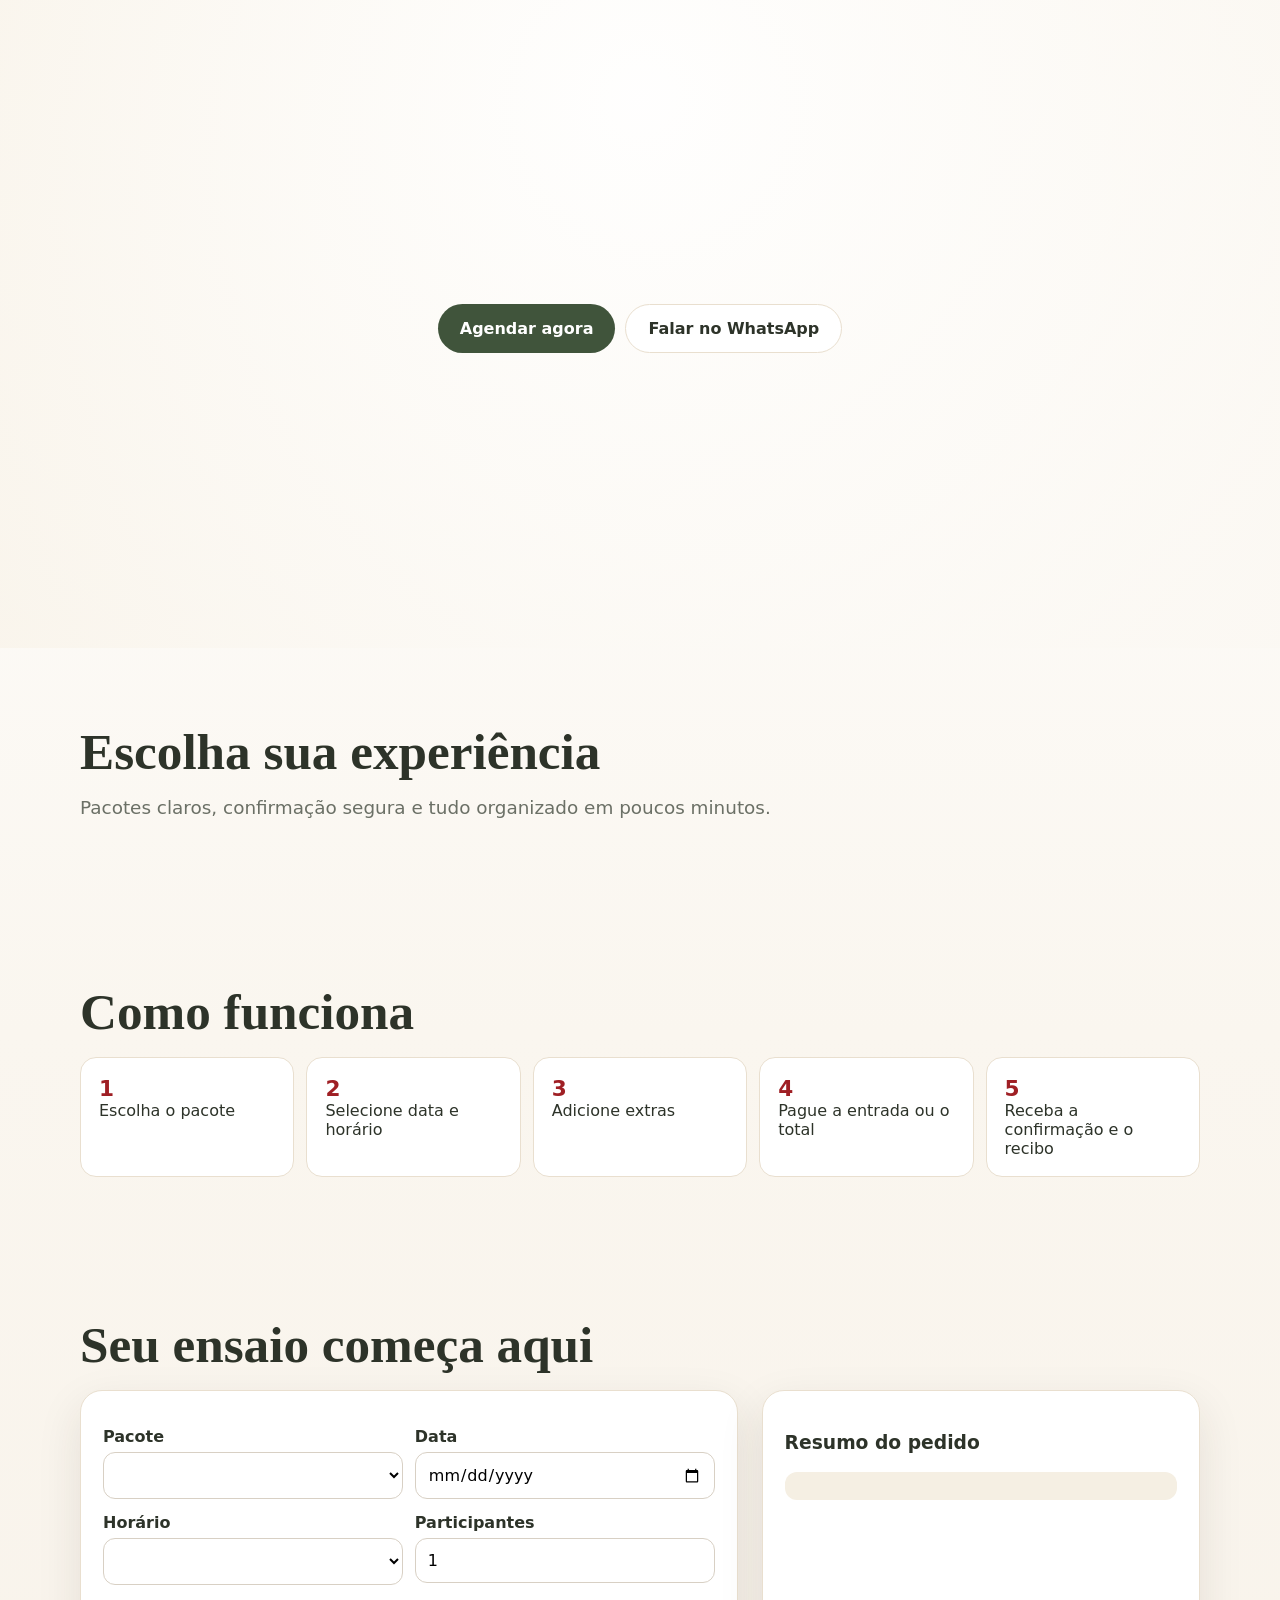
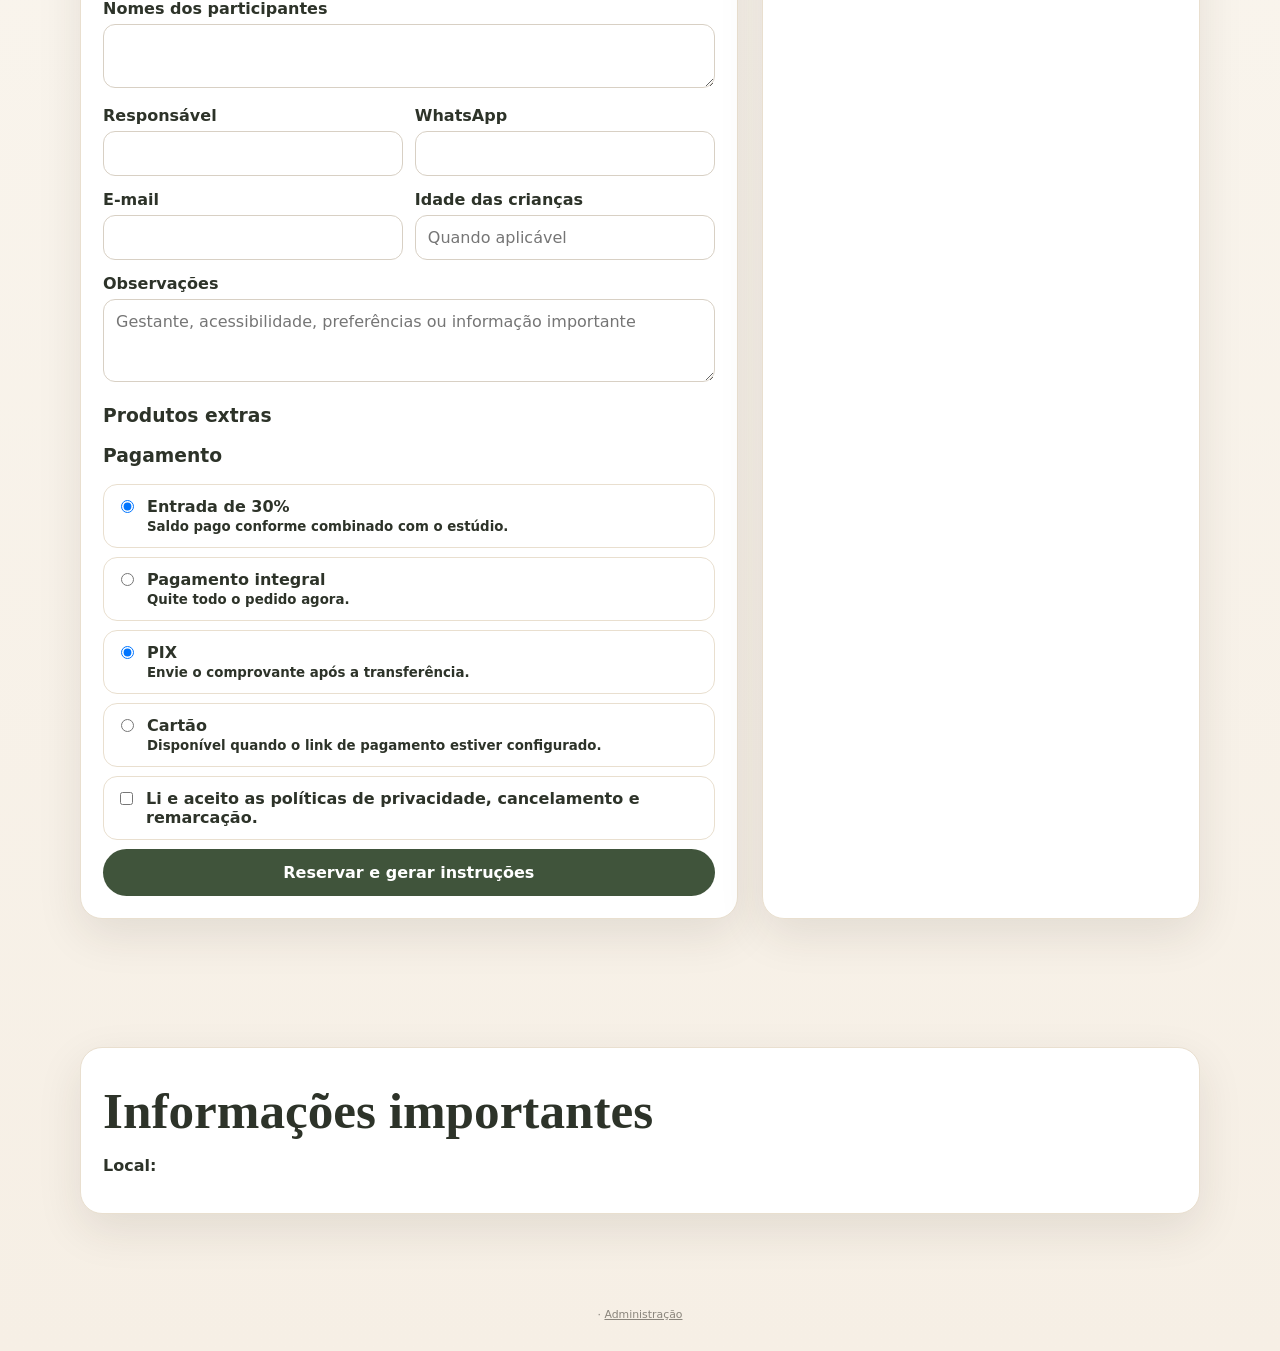
<file: momento-marcado/index.html>
<!doctype html><html lang="pt-BR"><head><meta charset="utf-8"><meta name="viewport" content="width=device-width,initial-scale=1"><meta name="theme-color" content="#40543b"><title>Momento Marcado</title><link rel="stylesheet" href="styles.css"></head><body><header class="hero"><div class="wrap"><div class="eyebrow" id="photographer"></div><h1 id="campaignTitle"></h1><p class="lead" id="campaignDescription"></p><div class="toolbar" style="justify-content:center"><a class="btn primary" href="#agendar">Agendar agora</a><a class="btn secondary" id="whatsappTop" target="_blank" rel="noopener">Falar no WhatsApp</a></div></div></header><main><section class="section"><div class="wrap"><h2>Escolha sua experiência</h2><p class="lead" style="margin-left:0">Pacotes claros, confirmação segura e tudo organizado em poucos minutos.</p><div class="grid packages" id="packageCards"></div></div></section><section class="section"><div class="wrap"><h2>Como funciona</h2><div class="steps"><div class="step"><b>1</b>Escolha o pacote</div><div class="step"><b>2</b>Selecione data e horário</div><div class="step"><b>3</b>Adicione extras</div><div class="step"><b>4</b>Pague a entrada ou o total</div><div class="step"><b>5</b>Receba a confirmação e o recibo</div></div></div></section><section class="section" id="agendar"><div class="wrap"><h2>Seu ensaio começa aqui</h2><div class="booking"><form class="panel" id="bookingForm"><div class="row"><div><label for="package">Pacote</label><select class="field" id="package" required></select></div><div><label for="date">Data</label><input class="field" id="date" type="date" required></div></div><div class="row"><div><label for="time">Horário</label><select class="field" id="time" required></select></div><div><label for="participants">Participantes</label><input class="field" id="participants" type="number" min="1" value="1" required></div></div><label for="names">Nomes dos participantes</label><textarea class="field" id="names" rows="2" required></textarea><div class="row"><div><label for="name">Responsável</label><input class="field" id="name" required></div><div><label for="phone">WhatsApp</label><input class="field" id="phone" inputmode="tel" required></div></div><div class="row"><div><label for="email">E-mail</label><input class="field" id="email" type="email" required></div><div><label for="childrenAges">Idade das crianças</label><input class="field" id="childrenAges" placeholder="Quando aplicável"></div></div><label for="notes">Observações</label><textarea class="field" id="notes" rows="3" placeholder="Gestante, acessibilidade, preferências ou informação importante"></textarea><h3>Produtos extras</h3><div id="extras"></div><h3>Pagamento</h3><label class="choice"><input type="radio" name="payAmount" value="deposit" checked> <span><b>Entrada de 30%</b><br><small>Saldo pago conforme combinado com o estúdio.</small></span></label><label class="choice"><input type="radio" name="payAmount" value="full"> <span><b>Pagamento integral</b><br><small>Quite todo o pedido agora.</small></span></label><label class="choice"><input type="radio" name="payMethod" value="pix" checked> <span><b>PIX</b><br><small>Envie o comprovante após a transferência.</small></span></label><label class="choice"><input type="radio" name="payMethod" value="card"> <span><b>Cartão</b><br><small>Disponível quando o link de pagamento estiver configurado.</small></span></label><label class="choice"><input id="accept" type="checkbox" required> <span>Li e aceito as políticas de privacidade, cancelamento e remarcação.</span></label><button class="btn primary" type="submit" style="width:100%">Reservar e gerar instruções</button><div id="formMessage" class="notice hidden"></div></form><aside class="panel summary"><h3>Resumo do pedido</h3><div id="summary"></div><div class="notice" id="policyBox"></div></aside></div></div></section><section class="section"><div class="wrap"><div class="panel"><h2>Informações importantes</h2><p id="datesInfo"></p><p id="pregnantNotice"></p><p id="treatmentNotice"></p><p><b>Local:</b> <span id="address"></span></p></div></div></section></main><div id="receiptArea" class="print-area hidden"></div><footer class="footer"><span id="footerText"></span> · <a href="admin.html">Administração</a></footer><script src="config.js"></script><script src="app.js"></script></body></html>
</file>
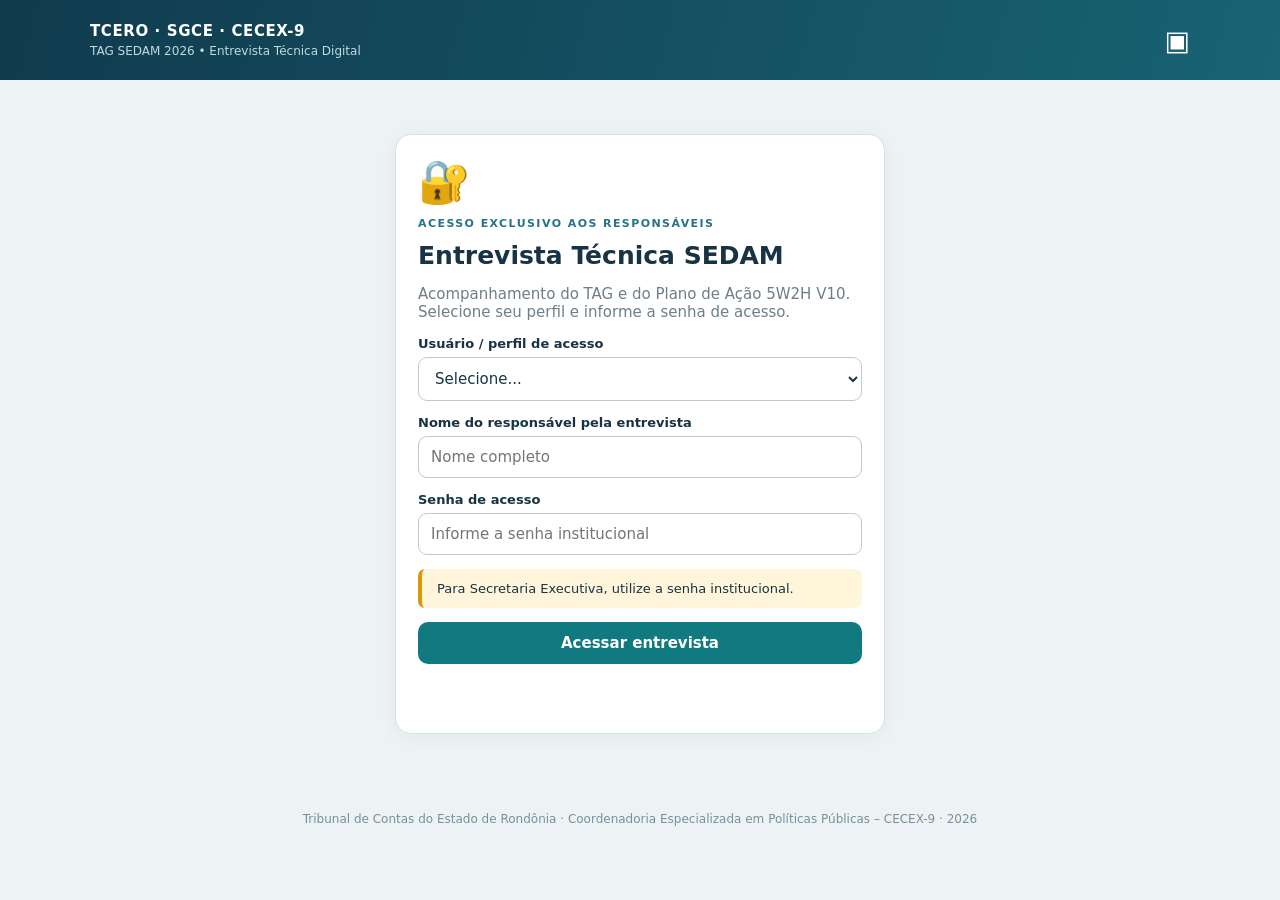
<file: entrevista-sedam.html>
<!doctype html>
<html lang="pt-BR"><head><meta charset="utf-8"><meta name="viewport" content="width=device-width,initial-scale=1">
<meta name="theme-color" content="#0c3446"><title>Entrevista Técnica • TAG SEDAM 2026</title>
<style>
:root{font-family:Inter,system-ui,-apple-system,"Segoe UI",Arial,sans-serif;color:#173344;background:#edf3f4;font-size:15px}*{box-sizing:border-box}body{margin:0}button,input,select,textarea{font:inherit}button{cursor:pointer}header{background:linear-gradient(105deg,#103b4d,#186374);color:white;padding:22px max(22px,calc((100vw - 1100px)/2));display:flex;gap:14px;align-items:center;justify-content:space-between}header strong{letter-spacing:.04em}small,.muted{color:#6c7f88}.headSmall{color:#bedae2;font-size:12px;margin-top:4px}main{max-width:1100px;margin:24px auto;padding:0 16px}.card{background:white;border:1px solid #d7e2e6;border-radius:16px;padding:22px;margin-bottom:18px;box-shadow:0 3px 18px #1733440c}.login{max-width:490px;margin:6vh auto}.login .mark{font-size:42px}h1,h2,h3{margin:0 0 12px}h1{font-size:25px}h2{font-size:20px}.eyebrow{color:#26738a;text-transform:uppercase;font-size:11px;letter-spacing:.13em;font-weight:800}label{display:block;font-size:13px;font-weight:650;margin:14px 0 6px}input,select,textarea{background:#fff;border:1px solid #b9cbd1;border-radius:9px;width:100%;padding:11px 12px;color:#183645;outline-color:#198498}textarea{min-height:85px;resize:vertical}.cols{display:grid;grid-template-columns:repeat(2,minmax(0,1fr));gap:12px}.triple{display:grid;grid-template-columns:repeat(3,minmax(0,1fr));gap:12px}.btn{border:0;border-radius:10px;background:#117a80;color:white;font-weight:700;padding:12px 17px}.btn.secondary{background:#e8f0f2;color:#1a5669}.btn.outline{background:white;color:#145c70;border:1px solid #b3cbd3}.btn:disabled{opacity:.5}.buttons{display:flex;gap:9px;flex-wrap:wrap}.notice{background:#eaf7f7;border-left:4px solid #0a8185;border-radius:7px;padding:12px 15px;margin:14px 0;font-size:13px}.warning{background:#fff5da;border-left-color:#dc9704}.toolbar{display:flex;justify-content:space-between;gap:12px;align-items:center;flex-wrap:wrap}.tag{display:inline-block;background:#e6f4f4;color:#126b72;border-radius:7px;padding:5px 9px;font-size:12px;font-weight:750}.origin{border-top:1px solid #dae7e9;padding-top:11px;margin-top:20px;color:#637b83;font-size:12px;line-height:1.5}.question{line-height:1.6;font-size:15px;font-weight:570;margin:15px 0}.line{border:0;border-top:1px solid #e1ebec;margin:20px 0}.step-list{display:flex;flex-wrap:wrap;gap:7px}.step{min-width:37px;min-height:37px;border:1px solid #d0e0e3;border-radius:9px;background:#fff;color:#375b66;font-weight:700}.step.active{background:#0d707a;color:white}.step.done{border-color:#19a188}.progress{height:8px;border-radius:50px;background:#e2edef;overflow:hidden;margin:8px 0 16px}.progress>div{height:100%;background:#15a1a2;transition:.25s}.status{font-size:13px;min-height:21px}.calc{background:#e9f7f5;border-radius:10px;padding:15px;font-weight:750;font-size:19px;color:#0f6866;margin-top:13px}.topLink{color:#d8f7fa;text-decoration:none}footer{font-size:12px;color:#789099;text-align:center;padding:24px}#dashboard{display:none}@media(max-width:650px){.cols,.triple{grid-template-columns:1fr}header{padding:17px}h1{font-size:21px}.card{padding:17px}main{margin-top:12px}}@media print{header,.steps,.buttons,.no-print,.login,.step-list{display:none!important}#dashboard{display:block!important}.card{box-shadow:none;break-inside:avoid;border-radius:0}main{max-width:100%}textarea{height:auto}}
</style></head><body>
<header><div><strong>TCERO · SGCE · CECEX-9</strong><div class="headSmall">TAG SEDAM 2026 • Entrevista Técnica Digital</div></div><span style="font-size:27px">▣</span></header>
<main>
<section id="login" class="card login"><div class="mark">🔐</div><p class="eyebrow">Acesso exclusivo aos responsáveis</p><h1>Entrevista Técnica SEDAM</h1><p class="muted">Acompanhamento do TAG e do Plano de Ação 5W2H V10. Selecione seu perfil e informe a senha de acesso.</p>
<label for="perfil">Usuário / perfil de acesso</label><select id="perfil"><option value="">Selecione...</option><option>Secretaria Executiva</option><option>Outro</option></select>
<label for="nome">Nome do responsável pela entrevista</label><input id="nome" autocomplete="name" placeholder="Nome completo">
<label for="senha">Senha de acesso</label><input id="senha" type="password" autocomplete="current-password" placeholder="Informe a senha">
<div class="notice warning" id="loginAjuda">Secretaria Executiva: utilize a senha institucional. Para Outro, informe seu nome completo e use somente o primeiro nome como senha (ex.: Gleidivana Maia → Gleidivana). Atenção: senhas baseadas em nomes são fáceis de adivinhar.</div>
<button class="btn" id="entrar" style="width:100%" onclick="login()">Acessar entrevista</button><p class="status" id="loginStatus" role="status"></p></section>
<section id="dashboard">
<div class="card"><div class="toolbar"><div><p class="eyebrow">Formulário institucional</p><h1>Entrevista Técnica • SEDAM</h1><span class="tag" id="who"></span></div><div class="buttons"><button class="btn outline" onclick="exportar()">Exportar JSON</button><button class="btn outline" onclick="window.print()">Imprimir / PDF</button><button class="btn secondary" onclick="sair()">Sair</button></div></div>
<p class="muted">PCe 01702/2022 · Monitoramento PCe 04340/2025 · Acórdão APL-TC 00170/25</p>
<div class="cols"><div><label for="unidade">Secretaria de Estado</label><input id="unidade" value="Secretaria de Estado de Desenvolvimento Ambiental" readonly aria-label="Secretaria de Estado de Desenvolvimento Ambiental"></div><div><label for="dataBase">Data-base das informações</label><input id="dataBase" type="date"></div></div>
<div class="notice">Registre estágio real de implementação, resultados quantificados, pendências, responsáveis, prazos e localização dos documentos comprobatórios. Cada resposta deve ser sustentada pelas evidências correspondentes.</div>
<div class="toolbar"><strong id="count">Questão 1 de 11</strong><span id="complete" class="muted"></span></div><div class="progress"><div id="bar" style="width:0"></div></div><div class="step-list steps" id="steps"></div>
</div><article class="card" id="questionCard"></article>
<div class="card" style="text-align:center"><p class="eyebrow">Identificação do entrevistado</p><strong>Hueriqui Charles Lopes Pereira</strong><div class="muted" style="margin-top:5px">Secretário Executivo · Secretaria de Estado de Desenvolvimento Ambiental – SEDAM</div></div>
<div class="card"><div class="toolbar"><div class="buttons"><button class="btn secondary" onclick="change(-1)" id="prev">← Anterior</button><button class="btn secondary" onclick="change(1)" id="next">Próxima →</button></div><div class="buttons"><button class="btn outline" onclick="save('Rascunho')">Salvar rascunho</button><button class="btn" onclick="save('Concluída')">Concluir entrevista</button></div></div><p id="saveStatus" class="status" role="status"></p></div>
</section>
</main><footer>Tribunal de Contas do Estado de Rondônia · Coordenadoria Especializada em Políticas Públicas – CECEX-9 · 2026</footer>
<script>
const API="https://zvtzbiqfwhggysiuiuxh.supabase.co/functions/v1/sedam-entrevista-api";
const opts=["Implementada","Não implementada","Parcialmente implementada","Em implementação","Não mais aplicável"];
const docs=["Não disponibilizada","Parcialmente disponibilizada","Disponibilizada integralmente","Em validação técnica","Não se aplica"];
const Q=[
{tag:"TAG 1.3",title:"Mapeamento de processos e controles",text:"Quais processos críticos já foram mapeados, padronizados e efetivamente implantados? Quais manuais e controles ainda faltam concluir?",orig:"TAG, disposição 1.3 → Plano de Ação 5W2H V10, ação 5, etapas 5.1–5.7 (aba 5W2H, linhas 21–27). Produto: relatórios, manuais e registros de implantação.",hint:"Relacione processos, manuais, normas e relatórios de implantação."},
{tag:"TAG 1.4",title:"Sistema PROTEGE",text:"Em que estágio se encontram a normalização das bases, os testes e a validação/homologação do Sistema PROTEGE? Qual é a evidência de funcionamento e das entregas faltantes?",orig:"TAG, disposição 1.4 → Plano 5W2H V10, ação 6, etapas 6.1–6.4 (a partir da linha 28). RT V8, item 6.",hint:"Indique relatórios de testes, registros de validação/homologação e pendências."},
{tag:"TAG 1.5",title:"Geoportal e interoperabilidade",text:"O Geoportal está operando e integrado às bases necessárias? Quais testes, validações, homologações e atualizações ainda carecem de comprovação documental?",orig:"TAG, disposição 1.5 → Plano 5W2H V10, ação 9, etapas 9.1–9.4 (a partir da linha 35). RT V8, item 9.",hint:"Indique integrações operantes, testes realizados, homologação e links de evidências."},
{tag:"TAG 1.10",title:"CAR sobreposto a áreas protegidas",text:"Qual é o quantitativo atualizado de CARs sobrepostos a unidades de conservação, discriminando identificados, analisados, suspensos/cancelados e pendentes? Qual a metodologia usada?",orig:"TAG, disposição 1.10 → Plano 5W2H V10, ação 26, etapas 26.1–26.2, e ação 29, etapas 29.1–29.5 (linhas 83–97). RT V8, itens 26 e 29.",metrics:["CARs identificados","CARs analisados","CARs suspensos/cancelados","CARs pendentes"],hint:"Descreva base de dados, período e metodologia; evite dupla contagem."},
{tag:"TAG 1.10",title:"Habilitação para regularização fundiária",text:"Qual é o universo total de processos ou imóveis elegíveis à habilitação para compensação de Reserva Legal nas unidades de conservação? Quantos foram identificados/mapeados, analisados, habilitados/aprovados, indeferidos e pendentes? Indique critérios, metodologia, obstáculos e prazo para tratar o saldo.",orig:"TAG, disposição 1.10 → Plano 5W2H V10, ação 28, etapas 28.1–28.2 (a partir da linha 89). RT V8, item 28.",metrics:["Universo total","Identificados / mapeados","Analisados","Habilitados / aprovados","Indeferidos","Pendentes"],coverage:true,hint:"Use o mesmo universo e a mesma data-base. Indique atos e relatórios que demonstrem cada quantitativo; evite dupla contagem."},
{tag:"TAG 1.13",title:"Acompanhamento e evidências do Plano de Ação",text:"Quais ações declaradas concluídas ainda não possuem todos os produtos comprobatórios? Quais são as três pendências mais relevantes, com responsáveis e prazos para regularização?",orig:"TAG, disposição 1.13 → Plano 5W2H V10, ação 33, a partir da etapa 33.1 (linha 112 e seguintes). RT V8, item 33.",hint:"Identifique códigos das ações/subitens e as três principais pendências."},
{tag:"TAG 1.13 • Complementar",title:"COSO – controles internos",text:"A Sedam utiliza formalmente a metodologia COSO para avaliação de riscos e controles? Em caso positivo, quais processos são abrangidos, quais fragilidades foram identificadas e que documentos evidenciam a implementação?",orig:"Vínculo temático: TAG 1.13 / Plano 5W2H V10, ação 33. COSO não foi identificado como produto expresso na matriz; questão complementar, sem equiparação a obrigação pactuada.",extra:{label:"Adoção formal do COSO",options:["Sim","Não","Em estudo","Não informado"]},hint:"Informe instrumento formal, matriz de riscos, avaliações de controles e resultados."},
{tag:"TAG 2.5",title:"Competências Sedam–Sepat",text:"Qual o resultado das tratativas para delimitação das competências da Sedam e da Sepat? Há relatório conclusivo, instrumento de cooperação ou providências normativas pendentes?",orig:"TAG 2.5 → Plano 5W2H V10, ações 40 e 41, etapas 40.1–40.3 e 41.1 (linhas 130–134). RT V8, itens 40 e 41.",hint:"Anexe referências a atas, minutas, atos aprovados e responsáveis."},
{tag:"TAG 2.6",title:"Georreferenciamento de unidades de conservação",text:"Quantas unidades de conservação possuem georreferenciamento realizado e certificação efetiva no SIGEF? Informe o universo, a situação das parcerias com Sepat e Exército e o saldo ainda não certificado.",orig:"TAG 2.6 → Plano 5W2H V10, ação 42, etapas 42.1–42.6 (linhas 135–140). RT V8, item 42.",metrics:["Total de UCs no universo","UCs georreferenciadas","UCs certificadas no SIGEF","UCs pendentes de certificação"],hint:"Indique identificação das unidades, arquivos geoespaciais, certificados e cronograma."},
{tag:"TAG 3.1",title:"Cooperação interinstitucional",text:"Qual é a situação do acordo entre os órgãos previstos no TAG, da definição de competências, da equipe conjunta e do plano operacional de prevenção e repressão de crimes ambientais?",orig:"TAG 3.1 → Plano 5W2H V10, ação 45, etapas 45.1–45.4 (linhas 146–149). RT V8, item 45.",hint:"Indique instrumento celebrado, órgãos signatários, reuniões, equipe e plano operacional."},
{tag:"TAG 3.1 • Complementar",title:"Brigadistas municipais",text:"Quantos municípios contam com brigadistas capacitados e mobilizáveis? Quantos profissionais existem por município? Existem instrumentos de cooperação, logística, equipamentos e registros de atuação?",orig:"Referência temática: TAG 3.1 → Plano 5W2H V10, ação 45, etapa 45.4. Brigadistas municipais não constam expressamente como produto da matriz consultada; questão complementar de prevenção ambiental.",metrics:["Total de municípios considerados","Municípios com brigadistas mobilizáveis","Total de brigadistas capacitados","Brigadistas atualmente mobilizáveis"],hint:"Discrimine a distribuição municipal e os comprovantes de capacitação, mobilização, equipamentos e atuação."}
];
let token=sessionStorage.getItem("sedamEntToken")||"",user=null,current=0,answers={};
const $=id=>document.getElementById(id);const esc=s=>String(s??"").replace(/[&<>"']/g,c=>({"&":"&amp;","<":"&lt;",">":"&gt;",'"':"&quot;","'":"&#39;"}[c]));
async function req(action,body={}){let r=await fetch(API,{method:"POST",headers:{"Content-Type":"application/json",...(token?{"Authorization":"Bearer "+token}:{})},body:JSON.stringify({action,...body})});let data=await r.json();if(!r.ok)throw new Error(data.error||"Falha na comunicação");return data}
function atualizarAjudaLogin(){if($("perfil").value==="Secretaria Executiva" && !$("nome").value.trim())$("nome").value="Hueriqui Charles Lopes Pereira";const outro=$("perfil").value==="Outro";$("loginAjuda").textContent=outro?"Para Outro, a senha é somente o primeiro nome informado (ex.: Gleidivana Maia → Gleidivana). Atenção: este é um acesso simplificado e não garante autenticação individual segura.":"Para Secretaria Executiva, utilize a senha institucional."; $("senha").placeholder=outro?"Digite seu primeiro nome":"Informe a senha institucional";$("senha").value="";} $("perfil").addEventListener("change",atualizarAjudaLogin);atualizarAjudaLogin();
async function login(){const button=$("entrar");button.disabled=true;$("loginStatus").textContent="Verificando acesso...";try{let data=await req("login",{perfil:$("perfil").value,nome:$("nome").value,senha:$("senha").value});token=data.token;sessionStorage.setItem("sedamEntToken",token);user=data;$("senha").value="";await start()}catch(e){$("loginStatus").textContent=e.message}finally{button.disabled=false}}
async function start(){try{let data=await req("load");user=data;answers=data.registro?.respostas||{};$("unidade").value="Secretaria de Estado de Desenvolvimento Ambiental";$("dataBase").value=data.registro?.data_base||"";$("who").textContent=data.perfil+" · "+data.nome;$("login").style.display="none";$("dashboard").style.display="block";render();$("saveStatus").textContent=data.registro?"Última gravação: "+new Date(data.registro.atualizado_em).toLocaleString("pt-BR"):"Nova entrevista"}catch(e){sessionStorage.removeItem("sedamEntToken");token="";$("login").style.display="block";$("dashboard").style.display="none";$("loginStatus").textContent=e.message}}
function get(i){return answers[i]||(answers[i]={})}function update(field,value){get(current)[field]=value;progress()}function progress(){let n=Object.values(answers).filter(a=>a?.situacao||a?.relato).length;$("complete").textContent=n+" de 11 questões preenchidas";$("bar").style.width=(n/11*100)+"%";for(let i=0;i<Q.length;i++){let el=$("s"+i);if(el)el.classList.toggle("done",!!(answers[i]?.situacao||answers[i]?.relato))}}
function selectHTML(field,label,options,value){return '<label>'+label+'</label><select data-field="'+field+'"><option value="">Selecione...</option>'+options.map(o=>'<option '+(o===value?'selected':'')+'>'+esc(o)+'</option>').join("")+'</select>'}
function render(){let q=Q[current],a=get(current),box=$("questionCard");$("count").textContent="Questão "+(current+1)+" de "+Q.length;$("steps").innerHTML=Q.map((_,i)=>'<button id="s'+i+'" class="step '+(i===current?"active":"")+'" onclick="jump('+i+')" title="Questão '+(i+1)+'">'+(i+1)+'</button>').join("");
let s='<span class="tag">'+esc(q.tag)+'</span><h2 style="margin-top:11px">'+(current+1)+'. '+esc(q.title)+'</h2><p class="question">'+esc(q.text)+'</p><div class="cols"><div>'+selectHTML("situacao","Grau de implementação",opts,a.situacao)+'</div><div>'+selectHTML("evidenciaStatus","Situação da evidência documental",docs,a.evidenciaStatus)+'</div></div>';
if(q.extra)s+=selectHTML("extra",q.extra.label,q.extra.options,a.extra);
if(q.metrics){s+='<hr class="line"><h3>Indicadores quantitativos</h3><div class="triple">';q.metrics.forEach((t,i)=>s+='<div><label>'+esc(t)+'</label><input type="number" min="0" step="1" data-metric="'+i+'" value="'+esc(a["m"+i]??"")+'" placeholder="0"></div>');s+='</div>';if(q.coverage)s+='<div id="coverage" class="calc">Cobertura: '+calc(a)+'</div>'}
s+='<label>Resposta técnica / resultados alcançados</label><textarea data-field="relato" placeholder="'+esc(q.hint)+'">'+esc(a.relato||"")+'</textarea><div class="cols"><div><label>Pendências / providências</label><textarea data-field="pendencias" placeholder="O que falta entregar?">'+esc(a.pendencias||"")+'</textarea></div><div><label>Documentos e localização das evidências</label><textarea data-field="evidencias" placeholder="Nº do processo, ID, link ou pasta compartilhada">'+esc(a.evidencias||"")+'</textarea></div></div><div class="cols"><div><label>Responsável pelas informações</label><input data-field="responsavel" value="'+esc(a.responsavel??"Hueriqui")+'" placeholder="Nome / unidade"></div><div><label>Prazo previsto</label><input data-field="prazo" type="date" value="'+esc(a.prazo||"")+'"></div></div><div class="origin"><strong>Origem e localização no TAG / Plano de Ação:</strong> '+esc(q.orig)+'</div>';
box.innerHTML=s;box.querySelectorAll("[data-field]").forEach(el=>el.addEventListener("input",()=>update(el.dataset.field,el.value)));box.querySelectorAll("[data-metric]").forEach(el=>el.addEventListener("input",()=>{update("m"+el.dataset.metric,el.value);if(q.coverage)$("coverage").textContent="Cobertura: "+calc(get(current))}));$("prev").disabled=current===0;$("next").disabled=current===Q.length-1;progress()}
function calc(a){let total=Number(a.m0),mapped=Number(a.m1);if(!total||!Number.isFinite(total)||!Number.isFinite(mapped))return "informe o total e os mapeados";return (mapped/total*100).toLocaleString("pt-BR",{maximumFractionDigits:2})+"% ("+mapped+" de "+total+")"+(mapped>total?" — conferir valores":"")}
function jump(i){current=i;render();$("questionCard").scrollIntoView({behavior:"smooth",block:"start"})}function change(delta){jump(Math.max(0,Math.min(Q.length-1,current+delta)))}
async function save(status){let el=$("saveStatus");el.textContent="Salvando respostas...";try{let data=await req("save",{unidade:$("unidade").value,data_base:$("dataBase").value,respostas:answers,status});el.textContent="✓ "+(status==="Concluída"?"Entrevista concluída e gravada":"Rascunho salvo")+" em "+new Date(data.registro.atualizado_em).toLocaleString("pt-BR")}catch(e){el.textContent="Erro: "+e.message}}
function exportar(){const data={titulo:"Entrevista Técnica TAG SEDAM",perfil:user?.perfil,nome:user?.nome,unidade:$("unidade").value,data_base:$("dataBase").value,questoes:Q.map((q,i)=>({questao:i+1,tag:q.tag,titulo:q.title,origem:q.orig,resposta:answers[i]||{}}))};const blob=new Blob([JSON.stringify(data,null,2)],{type:"application/json"});let a=document.createElement("a");a.href=URL.createObjectURL(blob);a.download="entrevista-tag-sedam-"+new Date().toISOString().slice(0,10)+".json";a.click();setTimeout(()=>URL.revokeObjectURL(a.href),1000)}
async function sair(){try{await req("logout")}catch(e){}sessionStorage.removeItem("sedamEntToken");token="";user=null;answers={};$("dashboard").style.display="none";$("login").style.display="block"}
if(token)start();
</script></body></html>
</file>
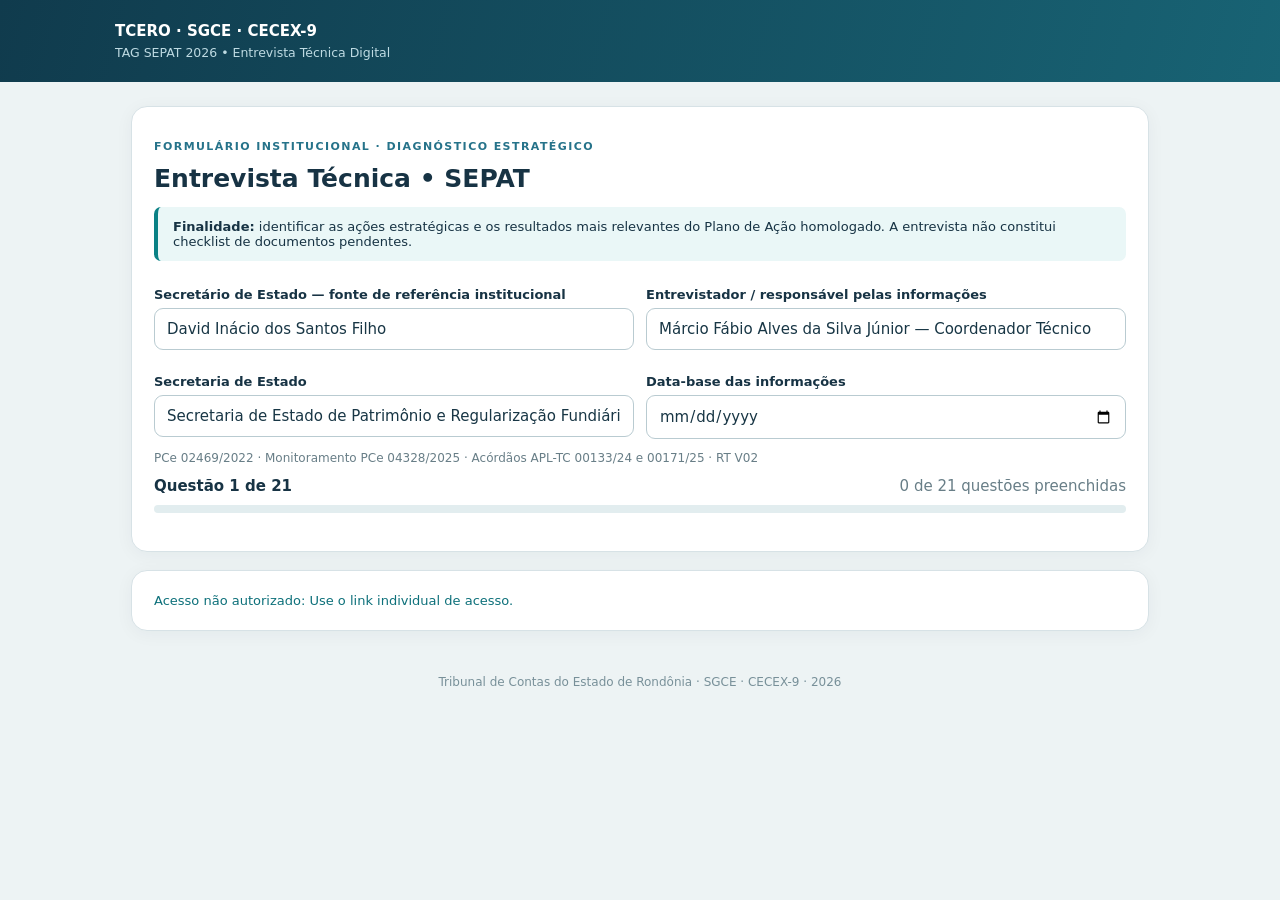
<file: entrevista-sepat.html>
<!doctype html><html lang="pt-BR"><head><meta charset="utf-8"><meta name="viewport" content="width=device-width,initial-scale=1"><meta name="theme-color" content="#0c3446"><title>Entrevista Técnica • TAG SEPAT 2026</title><style>:root{font-family:Inter,system-ui,-apple-system,"Segoe UI",Arial,sans-serif;color:#173344;background:#edf3f4;font-size:15px}*{box-sizing:border-box}body{margin:0}button,input,select,textarea{font:inherit}header{background:linear-gradient(105deg,#103b4d,#186374);color:white;padding:22px max(22px,calc((100vw - 1050px)/2))}header small{display:block;color:#bedae2;margin-top:5px}main{max-width:1050px;margin:24px auto;padding:0 16px}.card{background:#fff;border:1px solid #d7e2e6;border-radius:16px;padding:22px;margin-bottom:18px;box-shadow:0 3px 18px #1733440c}h1{font-size:25px;margin:2px 0 12px}h2{font-size:20px;margin:5px 0 13px}.muted{color:#687e87}.eyebrow{color:#26738a;text-transform:uppercase;font-size:11px;letter-spacing:.13em;font-weight:800}.cols{display:grid;grid-template-columns:repeat(2,minmax(0,1fr));gap:12px}label{display:block;font-size:13px;font-weight:650;margin:12px 0 6px}input,select,textarea{background:white;border:1px solid #b9cbd1;border-radius:9px;width:100%;padding:11px 12px;color:#183645}textarea{min-height:95px;resize:vertical}.btn{border:0;border-radius:10px;background:#117a80;color:white;font-weight:700;padding:12px 17px;cursor:pointer}.btn.alt{background:#e8f0f2;color:#1a5669}.btn.out{background:#fff;color:#145c70;border:1px solid #b3cbd3}.buttons,.row{display:flex;align-items:center;gap:9px;flex-wrap:wrap}.row{justify-content:space-between}.notice{background:#eaf7f7;border-left:4px solid #0a8185;border-radius:7px;padding:12px 15px;margin:14px 0;font-size:13px}.progress{height:8px;border-radius:40px;background:#e2edef;overflow:hidden;margin:10px 0 16px}.progress>div{height:100%;background:#15a1a2}.steps{display:flex;gap:7px;flex-wrap:wrap}.step{min-width:38px;min-height:38px;border:1px solid #d0e0e3;border-radius:9px;background:white;color:#375b66;font-weight:700;cursor:pointer}.step.active{background:#0d707a;color:white}.step.done{border-color:#19a188}.question{line-height:1.65;font-size:16px;font-weight:580}.tag{display:inline-block;background:#e6f4f4;color:#126b72;border-radius:7px;padding:5px 9px;font-size:12px;font-weight:750}.status{font-size:13px;color:#0d707a;min-height:19px}footer{color:#789099;text-align:center;font-size:12px;padding:20px}#app{display:none}@media(max-width:650px){.cols{grid-template-columns:1fr}.card{padding:17px}h1{font-size:21px}main{margin:12px auto}}@media print{header,.no-print,footer{display:none!important}#app{display:block}.card{box-shadow:none;border:none;break-inside:avoid}#questionCard{display:none}#printable{display:block!important}}</style></head><body><header><strong>TCERO · SGCE · CECEX-9</strong><small>TAG SEPAT 2026 • Entrevista Técnica Digital</small></header><main><section class="card"><p class="eyebrow">Formulário institucional · diagnóstico estratégico</p><h1>Entrevista Técnica • SEPAT</h1><div class="notice"><strong>Finalidade:</strong> identificar as ações estratégicas e os resultados mais relevantes do Plano de Ação homologado. A entrevista não constitui checklist de documentos pendentes.</div><div class="cols"><div><label>Secretário de Estado — fonte de referência institucional</label><input value="David Inácio dos Santos Filho" readonly></div><div><label>Entrevistador / responsável pelas informações</label><input value="Márcio Fábio Alves da Silva Júnior — Coordenador Técnico" readonly></div><div><label>Secretaria de Estado</label><input value="Secretaria de Estado de Patrimônio e Regularização Fundiária — SEPAT" readonly></div><div><label>Data-base das informações</label><input id="base" type="date"></div></div><p class="muted" style="font-size:12px">PCe 02469/2022 · Monitoramento PCe 04328/2025 · Acórdãos APL-TC 00133/24 e 00171/25 · RT V02</p><div class="row"><strong id="counter">Questão 1 de 21</strong><span class="muted" id="countdone">0 de 21 questões preenchidas</span></div><div class="progress"><div id="bar" style="width:0"></div></div><div id="steps" class="steps no-print"></div></section><section id="app"><article id="questionCard" class="card"></article><section class="card no-print"><div class="row"><div class="buttons"><button class="btn alt" onclick="go(-1)">← Anterior</button><button class="btn alt" onclick="go(1)">Próxima →</button></div><div class="buttons"><button class="btn out" onclick="save(false)">Salvar rascunho</button><button class="btn" onclick="finish()">Concluir entrevista</button><button class="btn alt" onclick="printAll()">Imprimir / PDF</button></div></div><p id="status" class="status" role="status"></p></section></section><section id="printable" style="display:none"></section><div id="loading" class="card status">Validando acesso individual...</div></main><footer>Tribunal de Contas do Estado de Rondônia · SGCE · CECEX-9 · 2026</footer><script>const API="https://zvtzbiqfwhggysiuiuxh.supabase.co/functions/v1/sepat-entrevista-api";const token=decodeURIComponent(location.hash.slice(1).replace(/^acesso=/,""));const $=x=>document.getElementById(x);const esc=s=>String(s??"").replace(/[&<>"]/g,c=>({"&":"&amp;","<":"&lt;",">":"&gt;",'"':"&quot;"}[c]));async function api(action,more={}){let r=await fetch(API,{method:"POST",headers:{"content-type":"application/json"},body:JSON.stringify({token,action,...more})});let j=await r.json();if(!r.ok)throw Error(j.error||"Falha de acesso");return j};const Q=[["PI 1 | LGPD","O programa de adequação à LGPD está efetivamente implantado e em funcionamento na SEPAT? Que resultados concretos foram alcançados em proteção de dados, políticas, mapeamento e auditoria interna?","Quais dificuldades técnicas, administrativas, de pessoal ou recursos impediram ou podem impedir a implementação integral e a manutenção do programa?"],["PI 2 | COSO","A estrutura COSO já está efetivamente implementada nos processos da SEPAT, com riscos identificados, monitorados e relatórios produzidos? Quais decisões de gestão decorreram desse funcionamento?","Quais obstáculos para operacionalizar a estrutura COSO e manter monitoramento contínuo (sistema, capacitação, articulação com a CGE ou outros)?"],["PI 3 e PI 4 | Padronização de procedimentos","Que procedimentos e entendimentos foram efetivamente uniformizados entre SEPAT, cartórios, prefeituras, PGE e secretarias? A plataforma digital e os fluxos resultaram em redução mensurável de retrabalho ou do tempo de tramitação?","Quais divergências normativas, dependências institucionais ou problemas de integração ainda dificultam a aplicação uniforme dos procedimentos?"],["PI 5 | PROIN","O PROIN foi implantado para além da comissão e da adesão formal, com avaliação de riscos de integridade, plano aprovado, participação prevista e monitoramento de medidas? Quais resultados concretos existem?","Que dificuldades impedem ou podem impedir a execução das oficinas, a participação da sociedade e o monitoramento do plano de integridade?"],["PI 7, PI 8 e PI 9 | Fluxos e histórico","Os fluxos críticos e o histórico documental patrimonial estão institucionalizados e são utilizados pelas equipes? Quais processos foram redesenhados e quais ganhos de rastreabilidade, acesso ou tempo de tramitação são demonstráveis?","Quais entraves de integração entre setores, qualidade cadastral, digitalização ou gestão documental dificultam a aplicação dos novos fluxos?"],["PI 10, PI 11 e PI 12 | Controle de prazos","O sistema de controle de prazos judiciais, administrativos e de controle externo está efetivamente implantado, com alertas e acompanhamento usados pelos setores? Que cobertura e resultados de tempestividade foram alcançados?","Quais dificuldades de acesso à API, integração, implantação, treinamento ou adoção pelos usuários precisam ser superadas?"],["IL 1 | Integração de sistemas","A integração dos sistemas patrimonial, financeiro e contábil foi colocada em operação e permite conciliação e prestação de contas confiáveis? Quais dados já circulam entre os sistemas e quais benefícios foram medidos?","Quais limitações orçamentárias, de tecnologia ou dependência da SETIC/SEPOG dificultam ou podem atrasar essa integração?"],["IL 2 | Títulos de propriedade","Qual o resultado efetivo do acompanhamento dos convênios municipais quanto à entrega de títulos? Quais municípios e quantitativos de títulos foram monitorados e que providências a SEPAT adotou diante de atrasos, dentro de sua competência?","Quais obstáculos de competência municipal, documentação, infraestrutura ou cooperação com parceiros prejudicam a entrega efetiva dos títulos?"],["IL 5 | Banco de dados e produção","O sistema de banco de dados e produção foi implementado, integrado e utilizado pelas áreas finalísticas? Quais trabalhos técnicos passaram a ser produzidos com ele e que ganhos de produtividade e confiabilidade foram observados?","Quais dificuldades de aquisição, integração, migração de bases, capacitação ou suporte técnico persistem?"],["IL 6 | Portal de imóveis","O portal de controle dos imóveis do Estado já está efetivamente disponível e funcionando para os usuários previstos? Qual percentual do universo de imóveis foi cadastrado, validado e georreferenciado, e que consultas e serviços o portal já oferece?","Quais entraves de cadastro, georreferenciamento, financiamento, tecnologia ou integração de dados impedem a operação plena do portal?"],["IL 9 e IL 12 | Georreferenciamento e REURB","Os softwares adquiridos ou padronizados são utilizados de forma efetiva na produção de peças técnicas e projetos de REURB? Quantos projetos ou produtos foram produzidos, com que ganho de qualidade e compatibilidade?","Quais obstáculos de licenças, interoperabilidade, capacitação, infraestrutura ou padronização afetam a utilização contínua dessas soluções?"],["P 2 | Equipe técnica e cooperação","A SEPAT dispõe de equipe técnica efetivamente qualificada e organizada para conduzir as doações de imóveis em articulação com INCRA e SPU? Quais entregas concretas foram produzidas com essa capacidade?","Quais dificuldades de pessoal, competências, treinamento ou articulação com os órgãos federais comprometem as entregas?"],["P 3 e P 4 | PCCR e retenção","Qual é o estágio de implementação efetiva do PCCR e das políticas de retenção de talentos, distinguindo estudos e propostas de aprovação e aplicação? Como essas medidas afetarão a capacidade de execução da SEPAT?","Quais entraves legais, orçamentários, de articulação governamental ou de tramitação impedem a adoção efetiva do PCCR e a retenção de especialistas?"],["P 6, P 7, P 8 e P 9 | Qualificação técnica","Quais competências essenciais para regularização fundiária e gestão patrimonial já foram supridas por contratação e capacitação? Em quais produtos e resultados concretos a qualificação das equipes se refletiu?","Quais carências técnicas, dificuldades de contratação, rotatividade ou restrições de recursos impedem o atendimento das necessidades prioritárias de pessoal?"],["GR 1 e GR 2 | Cooperação fundiária","Que acordos e mecanismos de cooperação já produzem resultados efetivos de regularização fundiária e que processos deixaram de ficar paralisados? Como está a disponibilidade e o uso do sistema unificado previsto?","Quais impasses de competência, dados, resposta dos parceiros ou recursos tornam a cooperação menos efetiva?"],["GR 3 e GR 6 | Estrutura e regimento","O Regimento Interno e a estrutura de competências da SEPAT estão aprovados e efetivamente aplicados, com atribuições claras e rotinas adequadas? Que melhoria operacional ou orçamentária já se observou?","Quais dificuldades normativas, de aprovação, estrutura organizacional ou recursos impedem a plena aplicação da reorganização?"],["GR 5 | Doação de imóveis","Qual é o estágio efetivo do processo de doação de imóveis do Estado aos municípios? Quantos imóveis foram identificados, analisados e doados, e quais resultados decorreram das medidas previstas no plano?","Quais entraves jurídicos, cadastrais, cartoriais, municipais ou de pessoal dificultam a conclusão das doações?"],["GR 7 e GR 9 | Planejamento integrado","O planejamento estratégico integrado e o plano de ação estão efetivamente aprovados, implementados e acompanhados por indicadores de resultado? Como as áreas utilizam esses instrumentos nas decisões e nas entregas?","Quais dificuldades de coordenação entre setores, informação gerencial ou tomada de decisão afetam a implementação e o monitoramento do planejamento?"],["GR 10 e GR 13 | Recursos orçamentários","A SEPAT implementou rotinas e medidas efetivas de priorização e contingência orçamentária que preservem as metas do Plano? Quais resultados foram medidos na execução das ações prioritárias?","Quais restrições de dotação, liberação de recursos, contratação ou dependências externas podem comprometer a continuidade do plano?"],["GR 11 e GR 14 | Continuidade e clima","Quais mecanismos estão implantados para assegurar a continuidade dos projetos de regularização fundiária diante de mudanças de gestão e de eventos climáticos? Quais entregas foram mantidas graças a esses mecanismos?","Quais riscos de descontinuidade, chuvas, isolamento, infraestrutura ou governança permanecem sem solução?"],["GR 15 | Harmonização de competências","Quais competências e fluxos foram efetivamente harmonizados entre a SEPAT e outras secretarias e quais conflitos ou atrasos foram reduzidos? Qual instrumento sustenta e operacionaliza essa harmonização?","Quais divergências de atribuições ou obstáculos normativos e institucionais ainda comprometem a solução?"]];let index=0,answers={},t=null,loading=true;const statuses=["Selecione...","Implementada","Parcialmente implementada","Em implementação","Não implementada","Não mais aplicável"];const docs=["Selecione...","Disponibilizada integralmente","Parcialmente disponibilizada","Em validação técnica","Não disponibilizada","Não se aplica"];function a(){return answers["Q"+String(index+1).padStart(2,"0")]||{}}function draw(){let n=Q.filter((_,i)=>answers["Q"+String(i+1).padStart(2,"0")]?.response?.trim()).length;$("countdone").textContent=n+" de 21 questões preenchidas";$("bar").style.width=(n/Q.length*100)+"%";$("counter").textContent="Questão "+(index+1)+" de 21";$("steps").innerHTML=Q.map((q,i)=>'<button class="step '+(i===index?'active ':'')+(answers["Q"+String(i+1).padStart(2,"0")]?.response?'done':'')+'" onclick="jump('+i+')">'+(i+1)+'</button>').join("");let x=a(),q=Q[index];$("questionCard").innerHTML='<span class="tag">'+esc(index<6?'EIXO I — PROCESSO E INTEGRIDADE':index<11?'EIXO II — INFRAESTRUTURA E LOGÍSTICA':index<14?'EIXO III — PESSOAL':'EIXO IV — GOVERNANÇA E RELACIONAMENTO')+' · QUESTÃO '+(index+1)+'</span><h2>'+(index+1)+'. '+esc(q[0])+'</h2><p class="question">'+esc(q[1])+'</p><div class="cols"><div><label>Grau de implementação da ação indicada</label><select data-f="status">'+statuses.map(s=>'<option '+(x.status===s?'selected':'')+'>'+s+'</option>').join("")+'</select></div><div><label>Situação documental da mesma ação</label><select data-f="docs">'+docs.map(s=>'<option '+(x.docs===s?'selected':'')+'>'+s+'</option>').join("")+'</select></div></div><label>Resposta técnica / resultados e prioridades</label><textarea data-f="response" placeholder="Informe a avaliação da gestão, os resultados e as prioridades concretas.">'+esc(x.response)+'</textarea><div class="cols"><div><label>Desafios e providências prioritárias</label><textarea data-f="obstacle" placeholder="O que é necessário para avançar?">'+esc(x.obstacle)+'</textarea></div><div><label>Documentos de referência e indicadores (se existentes)</label><textarea data-f="evidence" placeholder="Processo, ID, documento, indicador ou link.">'+esc(x.evidence)+'</textarea></div></div><div class="cols"><div><label>Principal resultado esperado</label><input data-f="action" value="'+esc(x.action)+'" placeholder="Impacto ou entrega esperada"></div><div><label>Prazo de referência</label><input type="date" data-f="deadline" value="'+esc(x.deadline)+'"></div></div><label>Pergunta específica — dificuldades encontradas ou potenciais</label><p class="question">'+esc(q[2])+'</p><textarea data-f="difficulty" placeholder="Informe as dificuldades efetivas ou potenciais e suas causas">'+esc(x.difficulty)+'</textarea>';document.querySelectorAll("[data-f]").forEach(e=>e.addEventListener("input",()=>{let k="Q"+String(index+1).padStart(2,"0");answers[k]??={};answers[k][e.dataset.f]=e.value;clearTimeout(t);t=setTimeout(()=>save(true),1200)}))}
function jump(i){index=Math.max(0,Math.min(Q.length-1,i));draw();window.scrollTo({top:0,behavior:"smooth"})}function go(d){jump(index+d)}
async function save(silent){try{const dados={project:"TAG SEPAT 2026",entrevistador:"Márcio Fábio Alves da Silva Júnior",secretario:"David Inácio dos Santos Filho",base:$("base").value,answers};let r=await api("save",{dados,estado:"Rascunho"});if(!silent)$("status").textContent="Rascunho salvo para consulta por Neto e Gleidivana.";}catch(e){$("status").textContent="Erro ao salvar: "+e.message}}
async function finish(){if(!confirm("Concluir a entrevista e disponibilizar as respostas à equipe técnica?"))return;clearTimeout(t);try{await api("save",{dados:{project:"TAG SEPAT 2026",entrevistador:"Márcio Fábio Alves da Silva Júnior",secretario:"David Inácio dos Santos Filho",base:$("base").value,answers},estado:"Concluída"});$("status").textContent="Entrevista concluída e registrada."}catch(e){$("status").textContent="Não foi possível concluir: "+e.message}}
function printAll(){$("printable").innerHTML='<div class="card"><h1>Entrevista Técnica — TAG SEPAT</h1><p>Fonte: David Inácio dos Santos Filho · Entrevistador: Márcio Fábio Alves da Silva Júnior · Data-base: '+esc($("base").value)+'</p></div>'+Q.map((q,i)=>{let x=answers["Q"+String(i+1).padStart(2,"0")]||{};return '<div class="card"><h2>'+(i+1)+'. '+esc(q[0])+'</h2><p>'+esc(q[1])+'</p><p><b>Implementação:</b> '+esc(x.status)+' · <b>Documental:</b> '+esc(x.docs)+'</p><p><b>Resposta:</b> '+esc(x.response)+'</p><p><b>Desafios:</b> '+esc(x.obstacle)+'</p><p><b>Referências:</b> '+esc(x.evidence)+'</p><p><b>Resultado esperado:</b> '+esc(x.action)+' · <b>Prazo:</b> '+esc(x.deadline)+'</p></div>'}).join("");window.print()}
$("base").addEventListener("change",()=>save(true));(async()=>{try{if(!token)throw Error("Use o link individual de acesso.");let r=await api("load");if(r.perfil!=="respondente")throw Error("Sem autorização para responder.");answers=r.dados?.answers||{};$("base").value=r.dados?.base||"2026-11-16";$("loading").style.display="none";$("app").style.display="block";draw();$("status").textContent="Acesso validado. As respostas são salvas na área exclusiva da SEPAT."}catch(e){$("loading").textContent="Acesso não autorizado: "+e.message}})();</script></body></html>
</file>
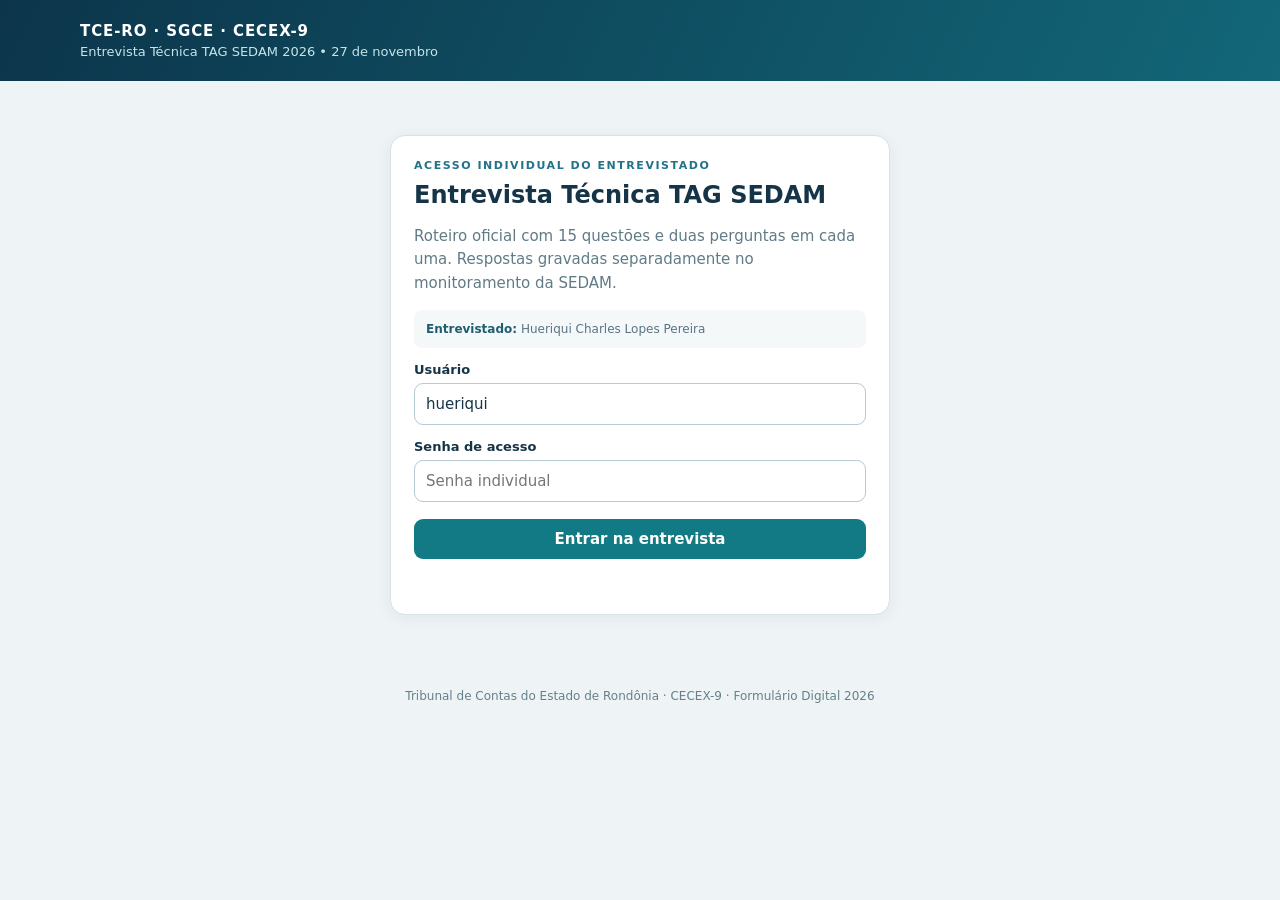
<file: entrevista-tag-sedam-2026.html>
<!DOCTYPE html><html lang="pt-BR"><head><meta charset="utf-8"><meta name="viewport" content="width=device-width,initial-scale=1"><meta name="theme-color" content="#0c354b"><title>Entrevista TAG SEDAM 2026</title><link rel="stylesheet" href="./entrevistas-tag-2026.css"></head><body data-org="sedam" data-mode="responder"><header><div class="brand">TCE-RO · SGCE · CECEX-9</div><div class="sub">Entrevista Técnica TAG SEDAM 2026 • 27 de novembro</div></header><main><div id="app"></div></main><div class="footer">Tribunal de Contas do Estado de Rondônia · CECEX-9 · Formulário Digital 2026</div><script src="./questionarios-entrevistas-2026.js"></script><script src="./entrevistas-tag-2026.js"></script></body></html>
</file>
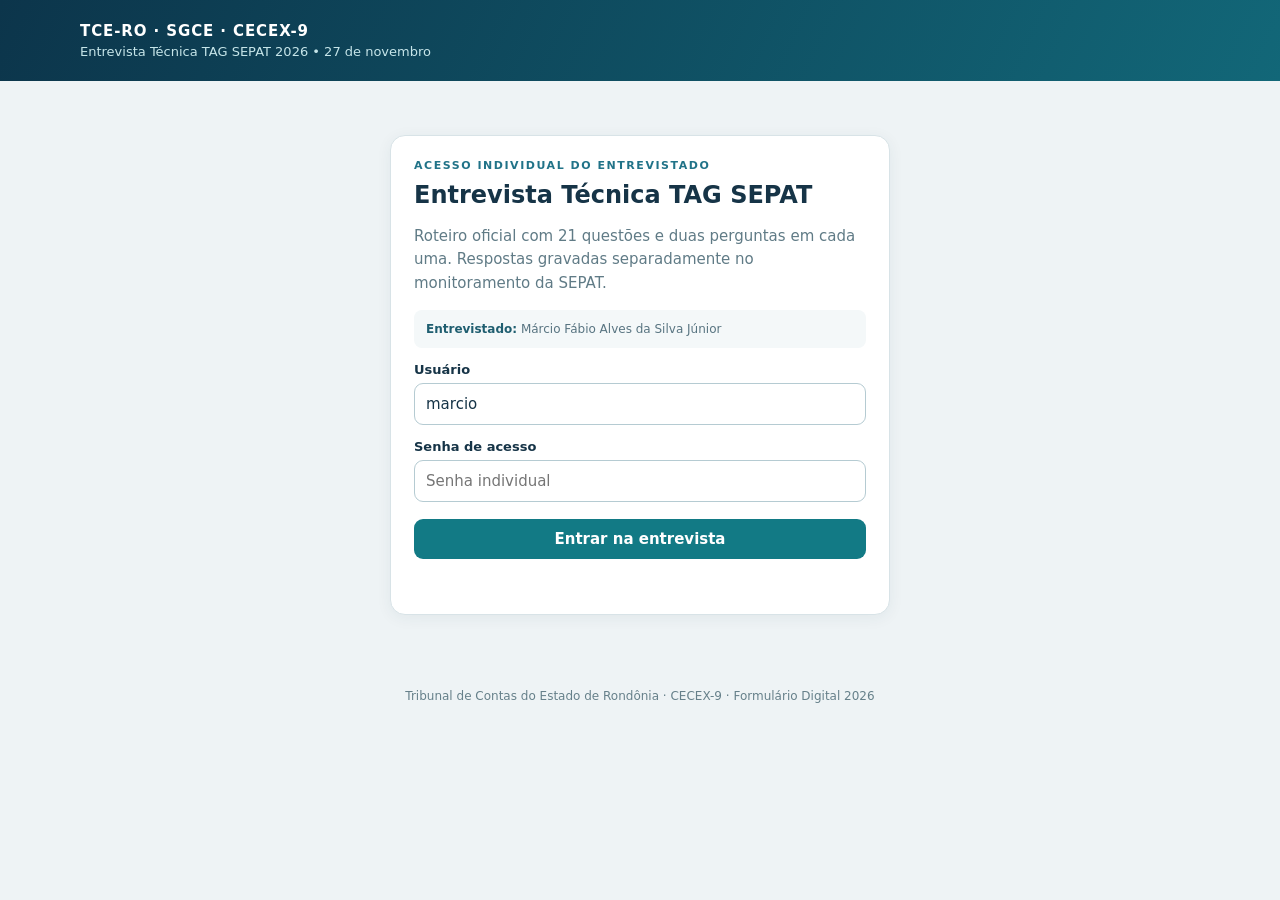
<file: entrevista-tag-sepat-2026.html>
<!DOCTYPE html><html lang="pt-BR"><head><meta charset="utf-8"><meta name="viewport" content="width=device-width,initial-scale=1"><meta name="theme-color" content="#0c354b"><title>Entrevista TAG SEPAT 2026</title><link rel="stylesheet" href="./entrevistas-tag-2026.css"></head><body data-org="sepat" data-mode="responder"><header><div class="brand">TCE-RO · SGCE · CECEX-9</div><div class="sub">Entrevista Técnica TAG SEPAT 2026 • 27 de novembro</div></header><main><div id="app"></div></main><div class="footer">Tribunal de Contas do Estado de Rondônia · CECEX-9 · Formulário Digital 2026</div><script src="./questionarios-entrevistas-2026.js"></script><script src="./entrevistas-tag-2026.js"></script></body></html>
</file>
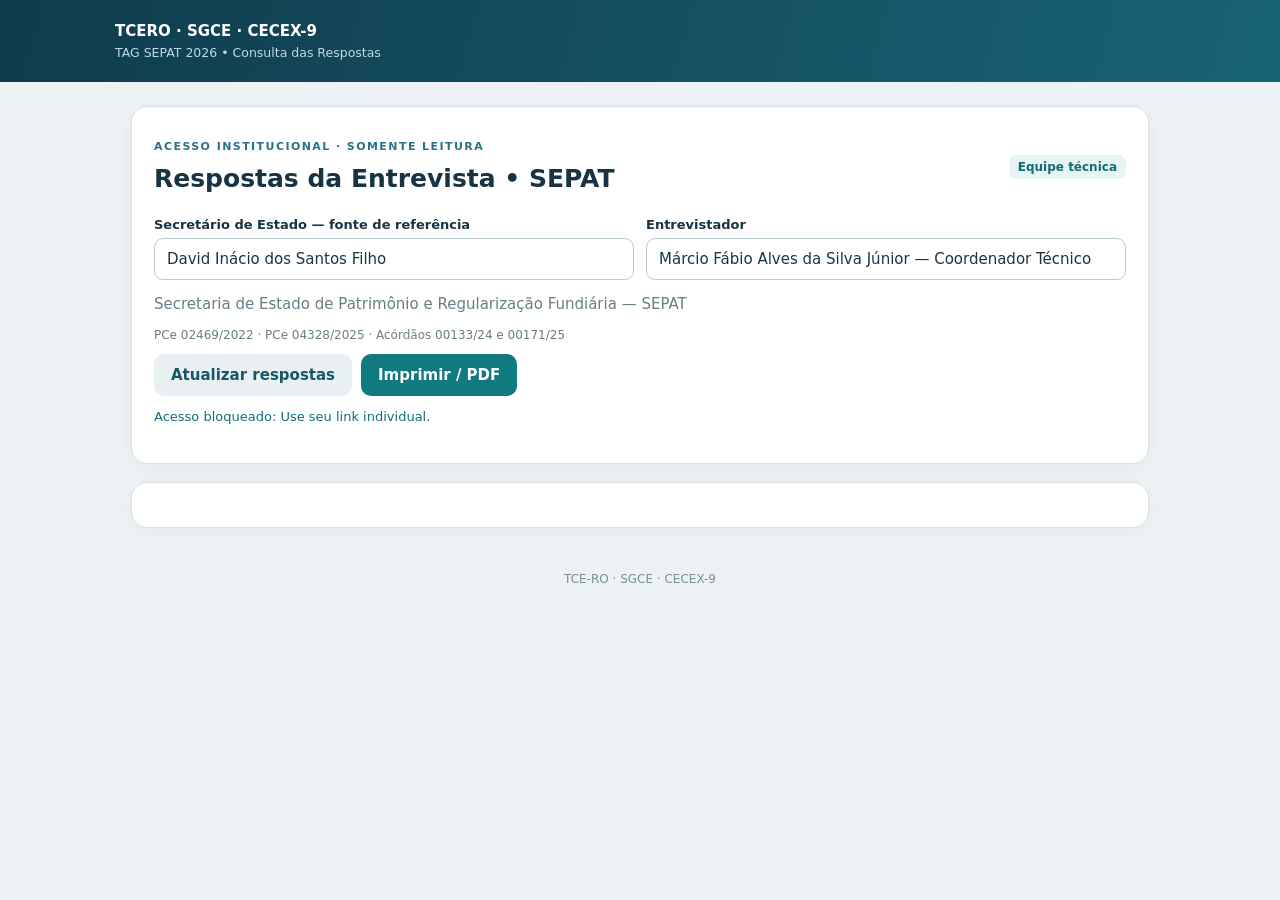
<file: respostas-sepat.html>
<!doctype html><html lang="pt-BR"><head><meta charset="utf-8"><meta name="viewport" content="width=device-width,initial-scale=1"><title>Respostas da Entrevista TAG SEPAT</title><style>:root{font-family:Inter,system-ui,-apple-system,"Segoe UI",Arial,sans-serif;color:#173344;background:#edf3f4;font-size:15px}*{box-sizing:border-box}body{margin:0}button,input,select,textarea{font:inherit}header{background:linear-gradient(105deg,#103b4d,#186374);color:white;padding:22px max(22px,calc((100vw - 1050px)/2))}header small{display:block;color:#bedae2;margin-top:5px}main{max-width:1050px;margin:24px auto;padding:0 16px}.card{background:#fff;border:1px solid #d7e2e6;border-radius:16px;padding:22px;margin-bottom:18px;box-shadow:0 3px 18px #1733440c}h1{font-size:25px;margin:2px 0 12px}h2{font-size:20px;margin:5px 0 13px}.muted{color:#687e87}.eyebrow{color:#26738a;text-transform:uppercase;font-size:11px;letter-spacing:.13em;font-weight:800}.cols{display:grid;grid-template-columns:repeat(2,minmax(0,1fr));gap:12px}label{display:block;font-size:13px;font-weight:650;margin:12px 0 6px}input,select,textarea{background:white;border:1px solid #b9cbd1;border-radius:9px;width:100%;padding:11px 12px;color:#183645}textarea{min-height:95px;resize:vertical}.btn{border:0;border-radius:10px;background:#117a80;color:white;font-weight:700;padding:12px 17px;cursor:pointer}.btn.alt{background:#e8f0f2;color:#1a5669}.btn.out{background:#fff;color:#145c70;border:1px solid #b3cbd3}.buttons,.row{display:flex;align-items:center;gap:9px;flex-wrap:wrap}.row{justify-content:space-between}.notice{background:#eaf7f7;border-left:4px solid #0a8185;border-radius:7px;padding:12px 15px;margin:14px 0;font-size:13px}.progress{height:8px;border-radius:40px;background:#e2edef;overflow:hidden;margin:10px 0 16px}.progress>div{height:100%;background:#15a1a2}.steps{display:flex;gap:7px;flex-wrap:wrap}.step{min-width:38px;min-height:38px;border:1px solid #d0e0e3;border-radius:9px;background:white;color:#375b66;font-weight:700;cursor:pointer}.step.active{background:#0d707a;color:white}.step.done{border-color:#19a188}.question{line-height:1.65;font-size:16px;font-weight:580}.tag{display:inline-block;background:#e6f4f4;color:#126b72;border-radius:7px;padding:5px 9px;font-size:12px;font-weight:750}.status{font-size:13px;color:#0d707a;min-height:19px}footer{color:#789099;text-align:center;font-size:12px;padding:20px}#app{display:none}@media(max-width:650px){.cols{grid-template-columns:1fr}.card{padding:17px}h1{font-size:21px}main{margin:12px auto}}@media print{header,.no-print,footer{display:none!important}#app{display:block}.card{box-shadow:none;border:none;break-inside:avoid}#questionCard{display:none}#printable{display:block!important}}</style></head><body><header><strong>TCERO · SGCE · CECEX-9</strong><small>TAG SEPAT 2026 • Consulta das Respostas</small></header><main><section class="card"><div class="row"><div><p class="eyebrow">Acesso institucional · somente leitura</p><h1>Respostas da Entrevista • SEPAT</h1></div><span class="tag">Equipe técnica</span></div><div class="cols"><div><label>Secretário de Estado — fonte de referência</label><input value="David Inácio dos Santos Filho" readonly></div><div><label>Entrevistador</label><input value="Márcio Fábio Alves da Silva Júnior — Coordenador Técnico" readonly></div></div><p class="muted">Secretaria de Estado de Patrimônio e Regularização Fundiária — SEPAT</p><p class="muted" style="font-size:12px">PCe 02469/2022 · PCe 04328/2025 · Acórdãos 00133/24 e 00171/25</p><div class="buttons no-print"><button class="btn alt" onclick="load()">Atualizar respostas</button><button class="btn" onclick="window.print()">Imprimir / PDF</button></div><p id="status" class="status" role="status">Verificando autorização...</p></section><section class="card" id="stats"></section><section id="responses"></section></main><footer>TCE-RO · SGCE · CECEX-9</footer><script>const API="https://zvtzbiqfwhggysiuiuxh.supabase.co/functions/v1/sepat-entrevista-api";const token=decodeURIComponent(location.hash.slice(1).replace(/^acesso=/,""));const $=x=>document.getElementById(x);const esc=s=>String(s??"").replace(/[&<>"]/g,c=>({"&":"&amp;","<":"&lt;",">":"&gt;",'"':"&quot;"}[c]));async function api(action,more={}){let r=await fetch(API,{method:"POST",headers:{"content-type":"application/json"},body:JSON.stringify({token,action,...more})});let j=await r.json();if(!r.ok)throw Error(j.error||"Falha de acesso");return j};const Q=[["PI 1 | LGPD","O programa de adequação à LGPD está efetivamente implantado e em funcionamento na SEPAT? Que resultados concretos foram alcançados em proteção de dados, políticas, mapeamento e auditoria interna?","Quais dificuldades técnicas, administrativas, de pessoal ou recursos impediram ou podem impedir a implementação integral e a manutenção do programa?"],["PI 2 | COSO","A estrutura COSO já está efetivamente implementada nos processos da SEPAT, com riscos identificados, monitorados e relatórios produzidos? Quais decisões de gestão decorreram desse funcionamento?","Quais obstáculos para operacionalizar a estrutura COSO e manter monitoramento contínuo (sistema, capacitação, articulação com a CGE ou outros)?"],["PI 3 e PI 4 | Padronização de procedimentos","Que procedimentos e entendimentos foram efetivamente uniformizados entre SEPAT, cartórios, prefeituras, PGE e secretarias? A plataforma digital e os fluxos resultaram em redução mensurável de retrabalho ou do tempo de tramitação?","Quais divergências normativas, dependências institucionais ou problemas de integração ainda dificultam a aplicação uniforme dos procedimentos?"],["PI 5 | PROIN","O PROIN foi implantado para além da comissão e da adesão formal, com avaliação de riscos de integridade, plano aprovado, participação prevista e monitoramento de medidas? Quais resultados concretos existem?","Que dificuldades impedem ou podem impedir a execução das oficinas, a participação da sociedade e o monitoramento do plano de integridade?"],["PI 7, PI 8 e PI 9 | Fluxos e histórico","Os fluxos críticos e o histórico documental patrimonial estão institucionalizados e são utilizados pelas equipes? Quais processos foram redesenhados e quais ganhos de rastreabilidade, acesso ou tempo de tramitação são demonstráveis?","Quais entraves de integração entre setores, qualidade cadastral, digitalização ou gestão documental dificultam a aplicação dos novos fluxos?"],["PI 10, PI 11 e PI 12 | Controle de prazos","O sistema de controle de prazos judiciais, administrativos e de controle externo está efetivamente implantado, com alertas e acompanhamento usados pelos setores? Que cobertura e resultados de tempestividade foram alcançados?","Quais dificuldades de acesso à API, integração, implantação, treinamento ou adoção pelos usuários precisam ser superadas?"],["IL 1 | Integração de sistemas","A integração dos sistemas patrimonial, financeiro e contábil foi colocada em operação e permite conciliação e prestação de contas confiáveis? Quais dados já circulam entre os sistemas e quais benefícios foram medidos?","Quais limitações orçamentárias, de tecnologia ou dependência da SETIC/SEPOG dificultam ou podem atrasar essa integração?"],["IL 2 | Títulos de propriedade","Qual o resultado efetivo do acompanhamento dos convênios municipais quanto à entrega de títulos? Quais municípios e quantitativos de títulos foram monitorados e que providências a SEPAT adotou diante de atrasos, dentro de sua competência?","Quais obstáculos de competência municipal, documentação, infraestrutura ou cooperação com parceiros prejudicam a entrega efetiva dos títulos?"],["IL 5 | Banco de dados e produção","O sistema de banco de dados e produção foi implementado, integrado e utilizado pelas áreas finalísticas? Quais trabalhos técnicos passaram a ser produzidos com ele e que ganhos de produtividade e confiabilidade foram observados?","Quais dificuldades de aquisição, integração, migração de bases, capacitação ou suporte técnico persistem?"],["IL 6 | Portal de imóveis","O portal de controle dos imóveis do Estado já está efetivamente disponível e funcionando para os usuários previstos? Qual percentual do universo de imóveis foi cadastrado, validado e georreferenciado, e que consultas e serviços o portal já oferece?","Quais entraves de cadastro, georreferenciamento, financiamento, tecnologia ou integração de dados impedem a operação plena do portal?"],["IL 9 e IL 12 | Georreferenciamento e REURB","Os softwares adquiridos ou padronizados são utilizados de forma efetiva na produção de peças técnicas e projetos de REURB? Quantos projetos ou produtos foram produzidos, com que ganho de qualidade e compatibilidade?","Quais obstáculos de licenças, interoperabilidade, capacitação, infraestrutura ou padronização afetam a utilização contínua dessas soluções?"],["P 2 | Equipe técnica e cooperação","A SEPAT dispõe de equipe técnica efetivamente qualificada e organizada para conduzir as doações de imóveis em articulação com INCRA e SPU? Quais entregas concretas foram produzidas com essa capacidade?","Quais dificuldades de pessoal, competências, treinamento ou articulação com os órgãos federais comprometem as entregas?"],["P 3 e P 4 | PCCR e retenção","Qual é o estágio de implementação efetiva do PCCR e das políticas de retenção de talentos, distinguindo estudos e propostas de aprovação e aplicação? Como essas medidas afetarão a capacidade de execução da SEPAT?","Quais entraves legais, orçamentários, de articulação governamental ou de tramitação impedem a adoção efetiva do PCCR e a retenção de especialistas?"],["P 6, P 7, P 8 e P 9 | Qualificação técnica","Quais competências essenciais para regularização fundiária e gestão patrimonial já foram supridas por contratação e capacitação? Em quais produtos e resultados concretos a qualificação das equipes se refletiu?","Quais carências técnicas, dificuldades de contratação, rotatividade ou restrições de recursos impedem o atendimento das necessidades prioritárias de pessoal?"],["GR 1 e GR 2 | Cooperação fundiária","Que acordos e mecanismos de cooperação já produzem resultados efetivos de regularização fundiária e que processos deixaram de ficar paralisados? Como está a disponibilidade e o uso do sistema unificado previsto?","Quais impasses de competência, dados, resposta dos parceiros ou recursos tornam a cooperação menos efetiva?"],["GR 3 e GR 6 | Estrutura e regimento","O Regimento Interno e a estrutura de competências da SEPAT estão aprovados e efetivamente aplicados, com atribuições claras e rotinas adequadas? Que melhoria operacional ou orçamentária já se observou?","Quais dificuldades normativas, de aprovação, estrutura organizacional ou recursos impedem a plena aplicação da reorganização?"],["GR 5 | Doação de imóveis","Qual é o estágio efetivo do processo de doação de imóveis do Estado aos municípios? Quantos imóveis foram identificados, analisados e doados, e quais resultados decorreram das medidas previstas no plano?","Quais entraves jurídicos, cadastrais, cartoriais, municipais ou de pessoal dificultam a conclusão das doações?"],["GR 7 e GR 9 | Planejamento integrado","O planejamento estratégico integrado e o plano de ação estão efetivamente aprovados, implementados e acompanhados por indicadores de resultado? Como as áreas utilizam esses instrumentos nas decisões e nas entregas?","Quais dificuldades de coordenação entre setores, informação gerencial ou tomada de decisão afetam a implementação e o monitoramento do planejamento?"],["GR 10 e GR 13 | Recursos orçamentários","A SEPAT implementou rotinas e medidas efetivas de priorização e contingência orçamentária que preservem as metas do Plano? Quais resultados foram medidos na execução das ações prioritárias?","Quais restrições de dotação, liberação de recursos, contratação ou dependências externas podem comprometer a continuidade do plano?"],["GR 11 e GR 14 | Continuidade e clima","Quais mecanismos estão implantados para assegurar a continuidade dos projetos de regularização fundiária diante de mudanças de gestão e de eventos climáticos? Quais entregas foram mantidas graças a esses mecanismos?","Quais riscos de descontinuidade, chuvas, isolamento, infraestrutura ou governança permanecem sem solução?"],["GR 15 | Harmonização de competências","Quais competências e fluxos foram efetivamente harmonizados entre a SEPAT e outras secretarias e quais conflitos ou atrasos foram reduzidos? Qual instrumento sustenta e operacionaliza essa harmonização?","Quais divergências de atribuições ou obstáculos normativos e institucionais ainda comprometem a solução?"]];async function load(){try{if(!token)throw Error("Use seu link individual.");const j=await api("load");if(j.perfil!=="auditor")throw Error("Usuário não autorizado para consulta.");const ans=j.dados?.answers||{},done=Q.filter((_,i)=>ans["Q"+String(i+1).padStart(2,"0")]?.response?.trim()).length;$("status").textContent="Acesso autorizado: "+j.pessoa+" · atualização "+new Date(j.ultima_edicao).toLocaleString("pt-BR");$("stats").innerHTML='<div class="row"><div><span class="eyebrow">Preenchimento</span><h2>'+done+' de 21 questões respondidas</h2><p class="muted">Situação: '+esc(j.estado)+' · Data-base: '+esc(j.dados?.base)+'</p></div><span class="tag">Visualização somente leitura</span></div><div class="progress"><div style="width:'+(done/Q.length*100)+'%"></div></div>';$("responses").innerHTML=Q.map((q,i)=>{let a=ans["Q"+String(i+1).padStart(2,"0")]||{};return '<article class="card"><span class="tag">'+esc(i<6?'EIXO I — PROCESSO E INTEGRIDADE':i<11?'EIXO II — INFRAESTRUTURA E LOGÍSTICA':i<14?'EIXO III — PESSOAL':'EIXO IV — GOVERNANÇA E RELACIONAMENTO')+' · Questão '+(i+1)+'</span><h2>'+esc(q[0])+'</h2><p class="question">'+esc(q[1])+'</p><div class="cols"><p><b>Implementação:</b> '+esc(a.status||"Não informado")+'</p><p><b>Evidência:</b> '+esc(a.docs||"Não informada")+'</p></div><p><b>Resposta técnica:</b></p><p style="white-space:pre-wrap">'+esc(a.response||"Ainda não respondida")+'</p><p><b>Desafios / providências:</b> '+esc(a.obstacle||"—")+'</p><p><b>Documentos / indicadores:</b> '+esc(a.evidence||"—")+'</p><p><b>Resultado esperado:</b> '+esc(a.action||"—")+' · <b>Prazo:</b> '+esc(a.deadline||"—")+'</p></article>'}).join("")}catch(e){$("status").textContent="Acesso bloqueado: "+e.message;$("responses").innerHTML="";$("stats").innerHTML=""}}load();</script></body></html>
</file>
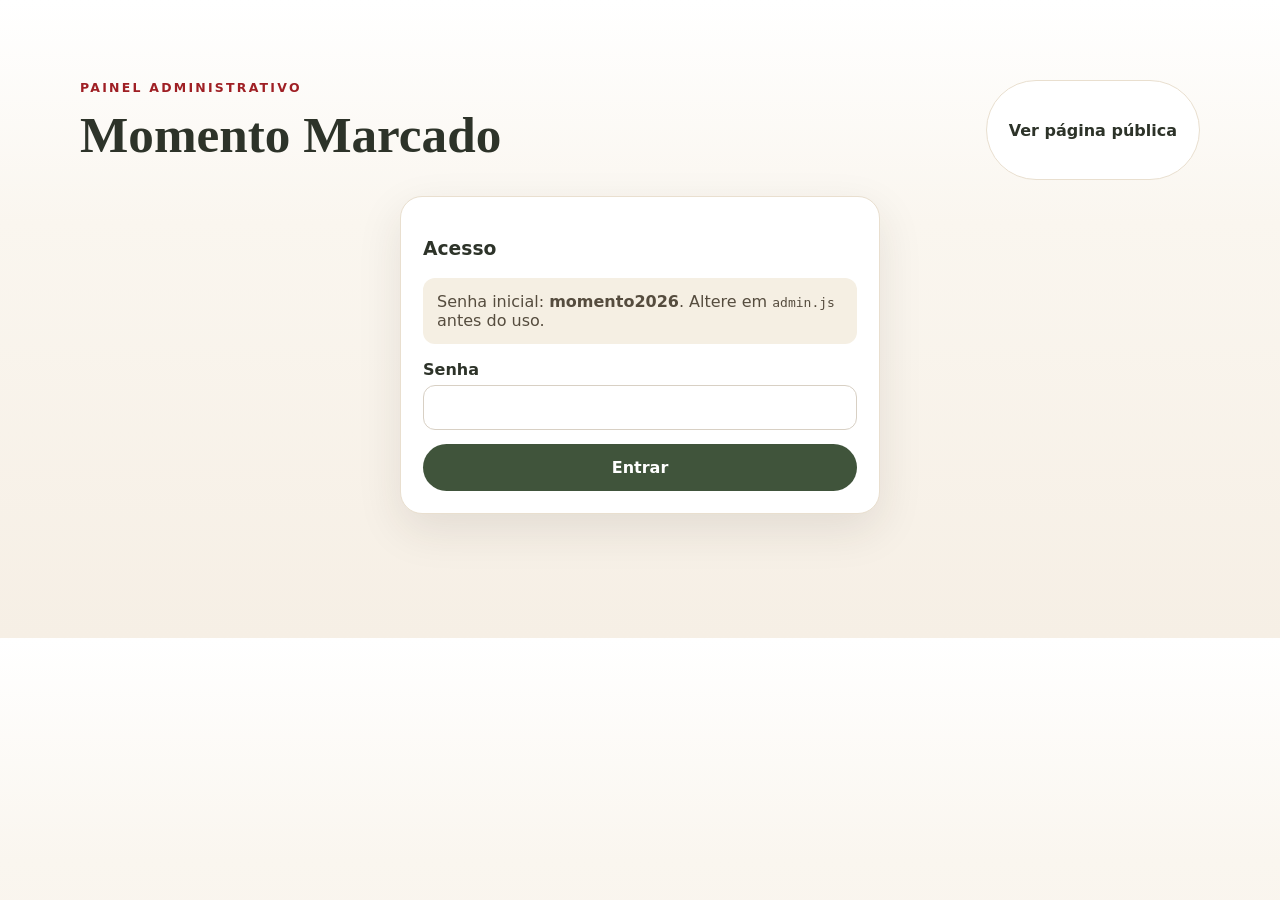
<file: momento-marcado/admin.html>
<!doctype html><html lang="pt-BR"><head><meta charset="utf-8"><meta name="viewport" content="width=device-width,initial-scale=1"><title>Admin · Momento Marcado</title><link rel="stylesheet" href="styles.css"></head><body><main class="section"><div class="wrap"><div class="toolbar" style="justify-content:space-between"><div><div class="eyebrow">Painel administrativo</div><h2>Momento Marcado</h2></div><a class="btn secondary" href="index.html">Ver página pública</a></div><div id="loginBox" class="panel" style="max-width:480px;margin:auto"><h3>Acesso</h3><p class="notice">Senha inicial: <b>momento2026</b>. Altere em <code>admin.js</code> antes do uso.</p><label>Senha</label><input class="field" id="password" type="password"><button class="btn primary" id="login" style="width:100%;margin-top:14px">Entrar</button><div id="loginMsg" class="notice danger hidden"></div></div><div id="dashboard" class="hidden"><div class="admin-grid" id="metrics"></div><div class="panel" style="margin-top:20px"><div class="toolbar"><button class="btn secondary" id="exportCsv">Exportar CSV</button><button class="btn secondary" id="backup">Baixar backup</button><label class="btn secondary" style="cursor:pointer">Restaurar backup<input type="file" id="restore" accept="application/json" hidden></label><button class="btn secondary" id="clearCancelled">Excluir cancelados</button></div><div class="table-wrap"><table class="table"><thead><tr><th>Pedido</th><th>Data</th><th>Cliente</th><th>Pacote</th><th>Total</th><th>Pago</th><th>Saldo</th><th>Status</th><th>Ações</th></tr></thead><tbody id="ordersBody"></tbody></table></div></div><div class="panel" style="margin-top:20px"><h3>Configuração</h3><p>Pacotes, valores, PIX, contato, datas e regras são editáveis no arquivo <code>config.js</code>. Essa separação evita alterar o código principal.</p></div></div></div></main><footer class="footer"><span id="footerText"></span></footer><script src="config.js"></script><script src="admin.js"></script></body></html>
</file>
<file: momento-marcado/styles.css>
:root{--bg:#faf6ef;--card:#fff;--ink:#2d3329;--muted:#6b7066;--green:#40543b;--red:#9f1f24;--gold:#c6a15b;--line:#e9dfcf;--shadow:0 16px 45px rgba(52,43,28,.10)}*{box-sizing:border-box}html{scroll-behavior:smooth}body{margin:0;font-family:Inter,system-ui,-apple-system,Segoe UI,sans-serif;color:var(--ink);background:linear-gradient(180deg,#fff 0,#faf6ef 35%,#f6efe5 100%)}button,input,select,textarea{font:inherit}a{color:inherit}.wrap{width:min(1120px,92%);margin:auto}.hero{min-height:72vh;display:grid;place-items:center;text-align:center;padding:72px 0;background:radial-gradient(circle at 50% 15%,rgba(255,255,255,.95),rgba(250,246,239,.75)),linear-gradient(135deg,#f4ead6,#fff)}.eyebrow{letter-spacing:.18em;text-transform:uppercase;font-weight:800;font-size:.78rem;color:var(--red)}h1{font-family:Georgia,serif;font-size:clamp(3rem,8vw,6.5rem);line-height:.94;margin:.2em 0;color:var(--red)}h2{font-family:Georgia,serif;font-size:clamp(2rem,4vw,3.3rem);margin:.2em 0 1rem}.lead{font-size:1.15rem;color:var(--muted);max-width:720px;margin:0 auto 1.6rem}.btn{border:0;border-radius:999px;padding:14px 22px;font-weight:800;cursor:pointer;text-decoration:none;display:inline-flex;align-items:center;justify-content:center;gap:8px}.btn.primary{background:var(--green);color:#fff}.btn.secondary{background:#fff;border:1px solid var(--line)}.section{padding:64px 0}.grid{display:grid;gap:20px}.packages{grid-template-columns:repeat(auto-fit,minmax(240px,1fr))}.card{background:var(--card);border:1px solid var(--line);border-radius:22px;padding:24px;box-shadow:var(--shadow)}.price{font-size:2rem;font-weight:900;color:var(--red)}ul.clean{padding-left:18px;line-height:1.8}.steps{display:grid;grid-template-columns:repeat(auto-fit,minmax(150px,1fr));gap:12px}.step{padding:18px;background:#fff;border:1px solid var(--line);border-radius:16px}.step b{display:block;color:var(--red);font-size:1.35rem}.booking{display:grid;grid-template-columns:1.2fr .8fr;gap:24px}.panel{background:#fff;border:1px solid var(--line);border-radius:22px;padding:22px;box-shadow:var(--shadow)}label{display:block;font-weight:700;margin:14px 0 6px}.field{width:100%;border:1px solid #d8d0c4;border-radius:12px;padding:12px;background:#fff}.row{display:grid;grid-template-columns:1fr 1fr;gap:12px}.choice{display:flex;gap:10px;align-items:flex-start;border:1px solid var(--line);border-radius:14px;padding:12px;margin:9px 0}.summary{position:sticky;top:18px}.summary-line{display:flex;justify-content:space-between;gap:12px;padding:8px 0;border-bottom:1px dashed var(--line)}.total{font-size:1.3rem;font-weight:900}.notice{padding:14px;border-radius:12px;background:#f5efe3;color:#554c3e}.success{background:#e9f6eb;color:#215f2a}.danger{background:#fdeaea;color:#8c1d22}.hidden{display:none!important}.toolbar{display:flex;gap:10px;flex-wrap:wrap;margin:16px 0}.admin-grid{display:grid;grid-template-columns:repeat(auto-fit,minmax(190px,1fr));gap:12px}.metric{font-size:1.8rem;font-weight:900}.table-wrap{overflow:auto}.table{width:100%;border-collapse:collapse;min-width:760px}.table th,.table td{padding:10px;border-bottom:1px solid var(--line);text-align:left}.badge{display:inline-block;padding:4px 9px;border-radius:999px;background:#eee;font-size:.8rem;font-weight:800}.footer{padding:30px 0;text-align:center;color:#8a857c;font-size:.68rem}.receipt{max-width:680px;margin:auto;background:#fff;padding:30px;border:1px solid var(--line)}@media(max-width:760px){.booking,.row{grid-template-columns:1fr}.hero{min-height:60vh}.summary{position:static}.section{padding:42px 0}}@media print{body>*:not(.print-area){display:none!important}.print-area{display:block!important}.btn{display:none}.receipt{border:0;box-shadow:none}}
</file>
<file: entrevistas-tag-2026.css>
:root{font-family:Inter,system-ui,-apple-system,Segoe UI,Arial,sans-serif;background:#eef3f5;color:#163447;font-size:15px}*{box-sizing:border-box}body{margin:0}button,input,select,textarea{font:inherit}button{cursor:pointer}header{background:linear-gradient(115deg,#0c354b,#126778);color:white;padding:22px max(18px,calc((100vw - 1120px)/2))}header .brand{font-weight:800;letter-spacing:.06em}header .sub{color:#c6e5e9;font-size:13px;margin-top:4px}main{max-width:1120px;margin:22px auto;padding:0 16px}.card{background:#fff;border:1px solid #d8e3e7;border-radius:15px;padding:23px;margin:0 0 17px;box-shadow:0 3px 15px #1c3e5110}.login{max-width:500px;margin:6vh auto}.eyebrow{color:#217388;font-size:11px;text-transform:uppercase;font-weight:850;letter-spacing:.14em}h1{font-size:24px;line-height:1.25;margin:8px 0 12px}h2{font-size:19px;margin:7px 0 12px}h3{font-size:15px;margin:10px 0}p{line-height:1.56}label{font-size:13px;display:block;font-weight:720;margin:14px 0 6px}input,select,textarea{width:100%;border:1px solid #b5cbd2;border-radius:9px;color:#163447;background:white;padding:11px;outline-color:#177f8e}textarea{min-height:135px;resize:vertical;line-height:1.55}select{min-height:44px}.btn{background:#127a85;color:#fff;border:0;border-radius:9px;padding:11px 16px;font-weight:750}.btn.secondary{background:#e9f2f4;color:#1c5e70}.btn.outline{background:#fff;border:1px solid #b8d0d6;color:#195c70}.btn:disabled{opacity:.45;cursor:not-allowed}.buttons{display:flex;flex-wrap:wrap;gap:9px}.row{display:flex;justify-content:space-between;align-items:center;gap:12px;flex-wrap:wrap}.hidden{display:none!important}.muted{color:#607b86}.small{font-size:12px}.notice{background:#ecf7f6;border-left:4px solid #178e96;padding:12px 14px;border-radius:7px;color:#235966;font-size:13px}.warn{background:#fff5e2;border-color:#df9a2b;color:#785514}.badge{display:inline-block;background:#e6f4f4;color:#0b7480;font-weight:800;font-size:12px;border-radius:7px;padding:6px 10px}.axis{color:#617883;font-size:12px;letter-spacing:.03em;text-transform:uppercase;font-weight:750}.fieldrow{display:grid;grid-template-columns:repeat(2,minmax(0,1fr));gap:14px}.fine{font-size:12px;color:#587481;background:#f4f8f9;border-radius:8px;padding:12px;margin:10px 0}.fine strong{color:#1f5e70}.numbers{display:flex;gap:7px;flex-wrap:wrap}.number{min-width:36px;min-height:36px;background:#fff;border:1px solid #cbdde2;border-radius:8px;color:#385965;font-weight:750}.number.active{background:#166d7e;color:white;border-color:#166d7e}.number.done{border-color:#0a9e79}.progress{height:9px;background:#e4edef;border-radius:30px;overflow:hidden;margin:12px 0}.progress>div{height:100%;background:#139f96;transition:width .2s}.status{min-height:20px;font-size:13px;margin:12px 0 0}.question{font-size:16px;font-weight:550;line-height:1.65}.sectionhead{font-size:12px;font-weight:850;text-transform:uppercase;letter-spacing:.06em;color:#1b6d83;margin:21px 0 8px}.footer{text-align:center;color:#66808a;font-size:12px;padding:20px}table{width:100%;border-collapse:collapse}td,th{text-align:left;border-bottom:1px solid #e2eaed;padding:12px 10px;font-size:13px}th{background:#f2f7f8;color:#496b79}.tablewrap{overflow:auto}.metric{display:grid;grid-template-columns:repeat(3,1fr);gap:10px}.metric>div{background:#f0f8f7;padding:12px;border-radius:9px}.metric strong{font-size:22px;display:block;color:#176f7b}.report{background:white;padding:24px 16px;max-width:860px;margin:auto}.report .head{text-align:center;font-weight:750;font-size:12px;line-height:1.65;margin-bottom:20px}.report h1{text-align:center;text-transform:uppercase;font-size:19px}.report .meta{padding:13px;background:#f3f6f7;border-radius:8px;font-size:12px}.report .report-question{padding:17px 0;border-bottom:1px solid #d6e2e5;break-inside:avoid;page-break-inside:avoid}.report .report-question h3{font-size:13px;color:#225769}.report .report-question p{font-size:12px;white-space:pre-wrap;overflow-wrap:anywhere;margin:7px 0}.report .origin{font-size:10.5px;color:#617781}.report .sign{text-align:center;margin-top:45px;padding-top:25px;border-top:1px solid #dbe5e9} @media(max-width:650px){.fieldrow,.metric{grid-template-columns:1fr}main{padding:0 10px;margin-top:12px}.card{padding:16px}h1{font-size:21px}}@media print{header,.noprint,.footer{display:none!important}body{background:white}main{padding:0;margin:0;max-width:none}.card{box-shadow:none;border:0;padding:0}.report{padding:0;max-width:none}.report-question{break-inside:avoid;page-break-inside:avoid}}
</file>
